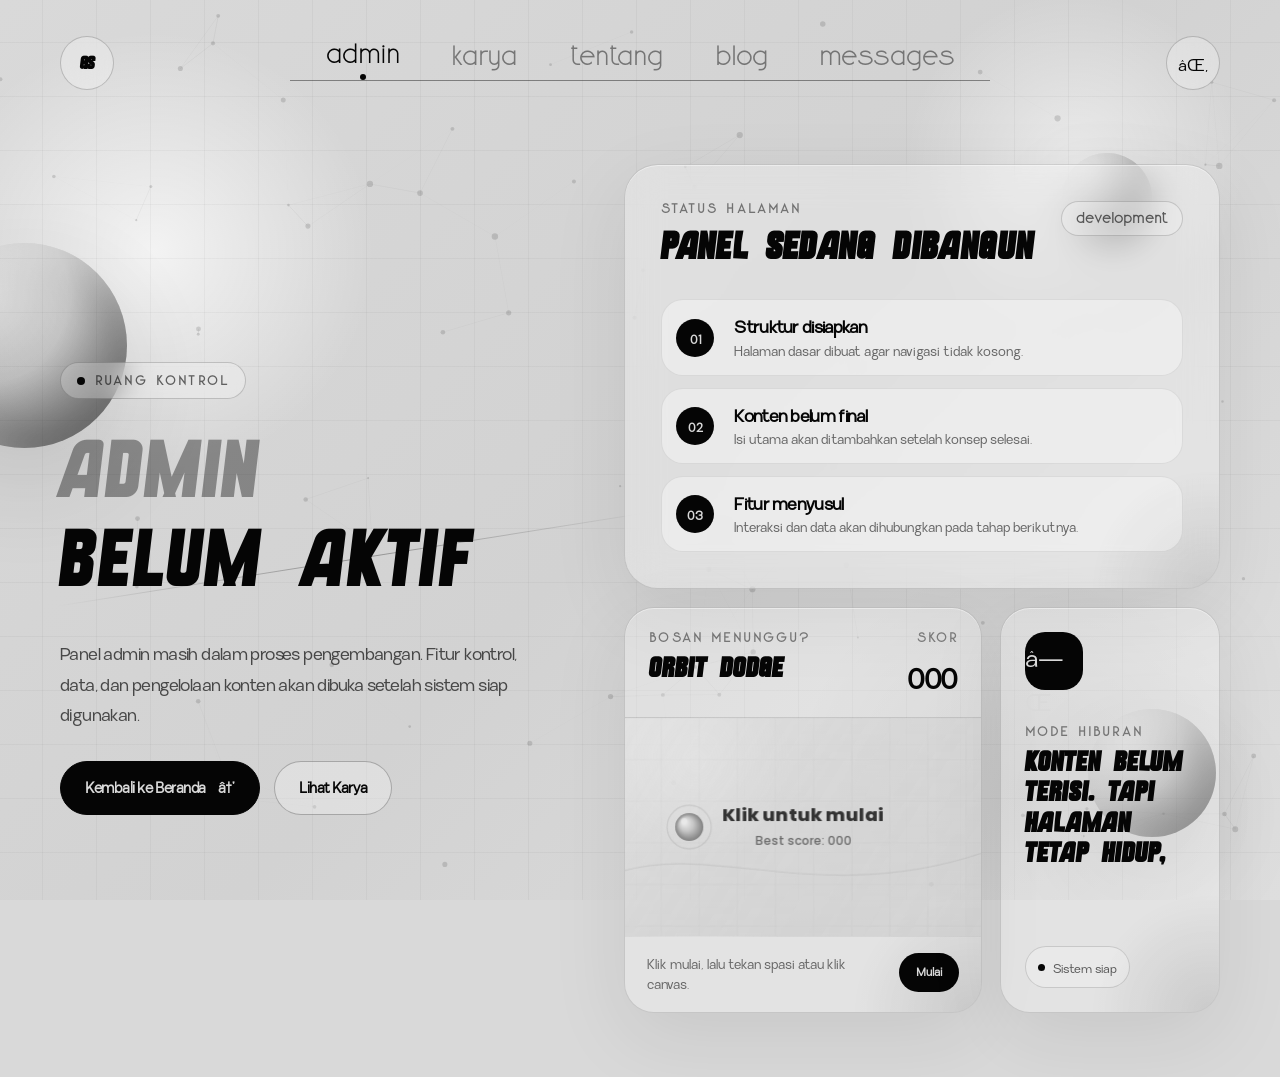
<file: frontend/public/admin.html>
﻿<!DOCTYPE html>
<html lang="id">

<head>
    <meta charset="UTF-8">
    <meta name="viewport" content="width=device-width, initial-scale=1.0">
    <title>Admin Belum Tersedia | Gland Portfolio</title>
    <meta name="description" content="Halaman admin portfolio Gland Jermano Blessed Siahaan.">
    <link rel="preconnect" href="https://fonts.googleapis.com">
    <link rel="preconnect" href="https://fonts.gstatic.com" crossorigin>
    <link href="https://fonts.googleapis.com/css2?family=Anton&family=Poppins:wght@400;500;600;700;800&display=swap"
        rel="stylesheet">
    <link rel="stylesheet" href="assets/css/font-system.css?v=2">
    <link rel="stylesheet" href="assets/css/placeholder.css?v=7">
</head>

<body data-page="admin">
    <main class="placeholder-page">
        <div class="motion-bg" aria-hidden="true">
            <div class="motion-grid"></div>
            <div class="motion-orb"></div>
            <div class="motion-orb"></div>
            <div class="motion-orb"></div>
            <div class="motion-line"></div>
        </div>

        <div class="placeholder-shell">
            <header class="placeholder-nav">
                <a class="placeholder-logo" href="index.html" aria-label="Kembali ke beranda">GS</a>

                <nav class="placeholder-menu" aria-label="Navigasi halaman">
                    <a href="admin.html" data-nav="admin">admin</a>
                    <a href="karya.html" data-nav="karya">karya</a>
                    <a href="tentang.html" data-nav="tentang">tentang</a>
                    <a href="blog.html" data-nav="blog">blog</a>
                    <a href="messages.html" data-nav="messages">messages</a>
                </nav>

                <a class="home-link" href="index.html" aria-label="Beranda">âŒ‚</a>
            </header>

            <section class="placeholder-main">
                <div class="placeholder-copy">
                    <p class="placeholder-kicker reveal-item" data-page-kicker>ruang kontrol</p>
                    <h1 class="placeholder-title reveal-item">
                        <span data-title-top>Admin</span>
                        <span data-title-bottom>Belum Tersedia</span>
                    </h1>
                    <p class="placeholder-desc reveal-item" data-page-description>Panel admin masih dalam proses
                        pengembangan.</p>

                    <div class="placeholder-actions reveal-item">
                        <a class="placeholder-button is-dark" href="index.html" data-primary-link>
                            <span data-primary-text>Kembali ke Beranda</span>
                            <span>â†’</span>
                        </a>
                        <a class="placeholder-button" href="karya.html" data-secondary-link>
                            <span data-secondary-text>Lihat Karya</span>
                        </a>
                    </div>
                </div>

                <div class="placeholder-panel">
                    <article class="status-card reveal-item">
                        <div class="status-top">
                            <div>
                                <p class="status-label">status halaman</p>
                                <h2 data-status-title>Panel sedang dibangun</h2>
                            </div>
                            <span class="status-badge" data-status-badge>development</span>
                        </div>

                        <div class="status-steps">
                            <div class="status-step">
                                <span>01</span>
                                <div>
                                    <h3>Struktur disiapkan</h3>
                                    <p>Halaman dasar dibuat agar navigasi tidak kosong.</p>
                                </div>
                            </div>

                            <div class="status-step">
                                <span>02</span>
                                <div>
                                    <h3>Konten belum final</h3>
                                    <p>Isi utama akan ditambahkan setelah konsep selesai.</p>
                                </div>
                            </div>

                            <div class="status-step">
                                <span>03</span>
                                <div>
                                    <h3>Fitur menyusul</h3>
                                    <p>Interaksi dan data akan dihubungkan pada tahap berikutnya.</p>
                                </div>
                            </div>
                        </div>
                    </article>

                    <div class="game-zone reveal-item">
                        <article class="game-card">
                            <div class="game-head">
                                <div>
                                    <p>bosan menunggu?</p>
                                    <h3>Orbit Dodge</h3>
                                </div>
                                <div class="score-box">
                                    <span>skor</span>
                                    <strong data-game-score>000</strong>
                                </div>
                            </div>

                            <canvas class="orbit-game" id="orbitGame"></canvas>

                            <div class="game-control">
                                <span data-game-hint>Klik mulai, lalu tekan spasi atau klik canvas.</span>
                                <button type="button" data-game-start>Mulai</button>
                            </div>
                        </article>

                        <article class="info-card">
                            <div>
                                <div class="info-icon">â—Œ</div>
                                <p>mode hiburan</p>
                                <h3>Konten belum terisi, tapi halaman tetap hidup.</h3>
                            </div>
                            <span>Sistem siap</span>
                        </article>
                    </div>
                </div>
            </section>
        </div>
    </main>

    <script src="assets/js/placeholder-page.js?v=4"></script>
</body>

</html>
</file>
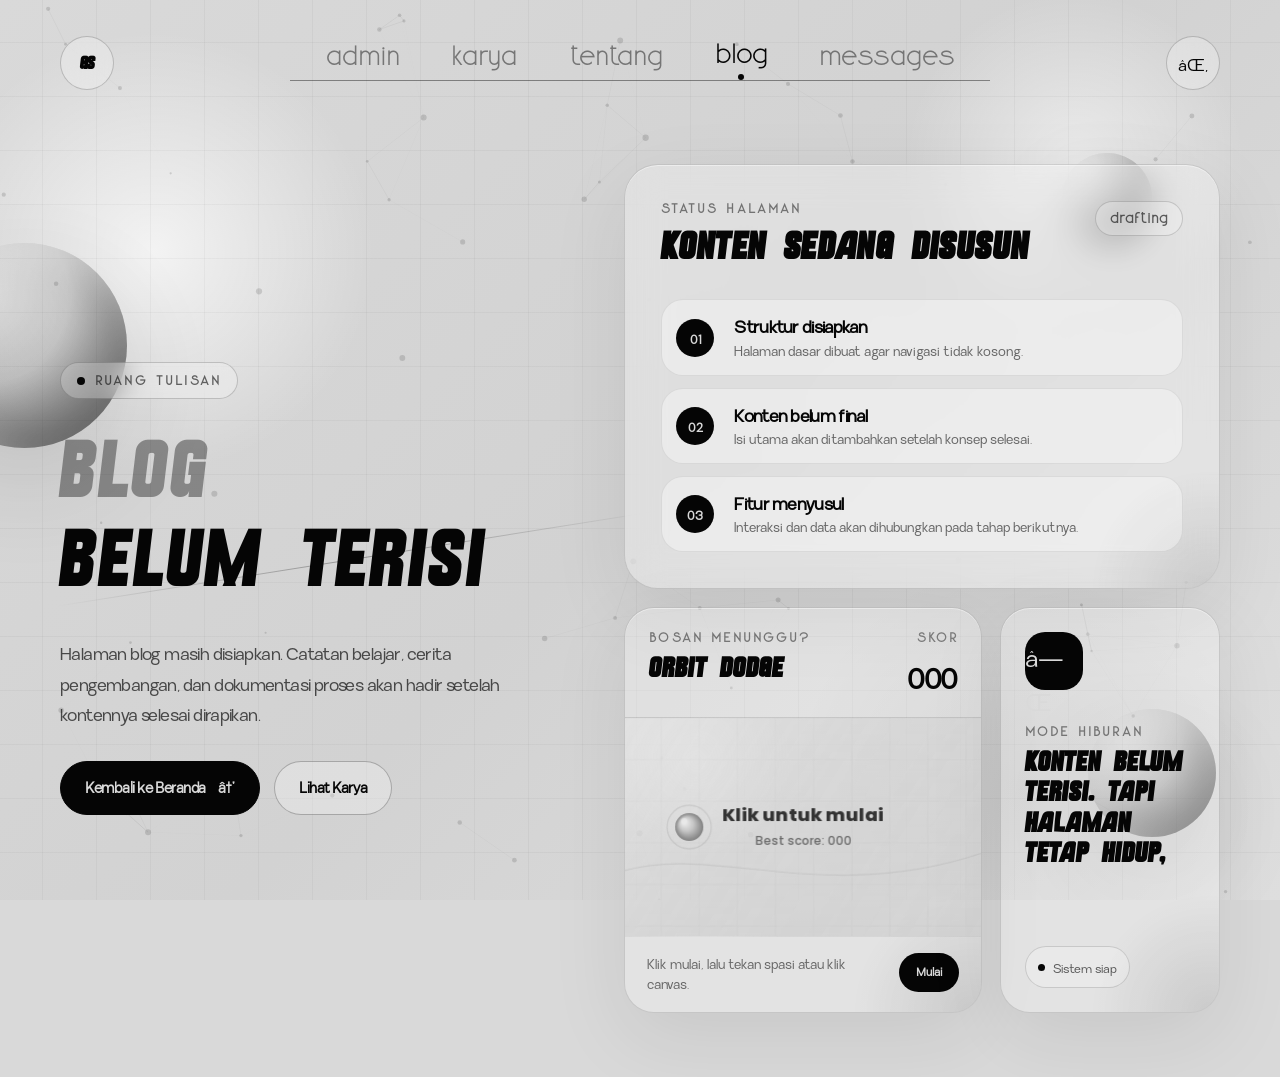
<file: frontend/public/blog.html>
﻿<!DOCTYPE html>
<html lang="id">

<head>
    <meta charset="UTF-8">
    <meta name="viewport" content="width=device-width, initial-scale=1.0">
    <title>Admin Belum Tersedia | Gland Portfolio</title>
    <meta name="description" content="Halaman admin portfolio Gland Jermano Blessed Siahaan.">
    <link rel="preconnect" href="https://fonts.googleapis.com">
    <link rel="preconnect" href="https://fonts.gstatic.com" crossorigin>
    <link href="https://fonts.googleapis.com/css2?family=Anton&family=Poppins:wght@400;500;600;700;800&display=swap"
        rel="stylesheet">
    <link rel="stylesheet" href="assets/css/font-system.css?v=2">
    <link rel="stylesheet" href="assets/css/placeholder.css?v=7">
</head>

<body data-page="blog">
    <main class="placeholder-page">
        <div class="motion-bg" aria-hidden="true">
            <div class="motion-grid"></div>
            <div class="motion-orb"></div>
            <div class="motion-orb"></div>
            <div class="motion-orb"></div>
            <div class="motion-line"></div>
        </div>

        <div class="placeholder-shell">
            <header class="placeholder-nav">
                <a class="placeholder-logo" href="index.html" aria-label="Kembali ke beranda">GS</a>

                <nav class="placeholder-menu" aria-label="Navigasi halaman">
                    <a href="admin.html" data-nav="admin">admin</a>
                    <a href="karya.html" data-nav="karya">karya</a>
                    <a href="tentang.html" data-nav="tentang">tentang</a>
                    <a href="blog.html" data-nav="blog">blog</a>
                    <a href="messages.html" data-nav="messages">messages</a>
                </nav>

                <a class="home-link" href="index.html" aria-label="Beranda">âŒ‚</a>
            </header>

            <section class="placeholder-main">
                <div class="placeholder-copy">
                    <p class="placeholder-kicker reveal-item" data-page-kicker>ruang kontrol</p>
                    <h1 class="placeholder-title reveal-item">
                        <span data-title-top>Admin</span>
                        <span data-title-bottom>Belum Tersedia</span>
                    </h1>
                    <p class="placeholder-desc reveal-item" data-page-description>Panel admin masih dalam proses
                        pengembangan.</p>

                    <div class="placeholder-actions reveal-item">
                        <a class="placeholder-button is-dark" href="index.html" data-primary-link>
                            <span data-primary-text>Kembali ke Beranda</span>
                            <span>â†’</span>
                        </a>
                        <a class="placeholder-button" href="karya.html" data-secondary-link>
                            <span data-secondary-text>Lihat Karya</span>
                        </a>
                    </div>
                </div>

                <div class="placeholder-panel">
                    <article class="status-card reveal-item">
                        <div class="status-top">
                            <div>
                                <p class="status-label">status halaman</p>
                                <h2 data-status-title>Panel sedang dibangun</h2>
                            </div>
                            <span class="status-badge" data-status-badge>development</span>
                        </div>

                        <div class="status-steps">
                            <div class="status-step">
                                <span>01</span>
                                <div>
                                    <h3>Struktur disiapkan</h3>
                                    <p>Halaman dasar dibuat agar navigasi tidak kosong.</p>
                                </div>
                            </div>

                            <div class="status-step">
                                <span>02</span>
                                <div>
                                    <h3>Konten belum final</h3>
                                    <p>Isi utama akan ditambahkan setelah konsep selesai.</p>
                                </div>
                            </div>

                            <div class="status-step">
                                <span>03</span>
                                <div>
                                    <h3>Fitur menyusul</h3>
                                    <p>Interaksi dan data akan dihubungkan pada tahap berikutnya.</p>
                                </div>
                            </div>
                        </div>
                    </article>

                    <div class="game-zone reveal-item">
                        <article class="game-card">
                            <div class="game-head">
                                <div>
                                    <p>bosan menunggu?</p>
                                    <h3>Orbit Dodge</h3>
                                </div>
                                <div class="score-box">
                                    <span>skor</span>
                                    <strong data-game-score>000</strong>
                                </div>
                            </div>

                            <canvas class="orbit-game" id="orbitGame"></canvas>

                            <div class="game-control">
                                <span data-game-hint>Klik mulai, lalu tekan spasi atau klik canvas.</span>
                                <button type="button" data-game-start>Mulai</button>
                            </div>
                        </article>

                        <article class="info-card">
                            <div>
                                <div class="info-icon">â—Œ</div>
                                <p>mode hiburan</p>
                                <h3>Konten belum terisi, tapi halaman tetap hidup.</h3>
                            </div>
                            <span>Sistem siap</span>
                        </article>
                    </div>
                </div>
            </section>
        </div>
    </main>

    <script src="assets/js/placeholder-page.js?v=4"></script>
</body>

</html>
</file>
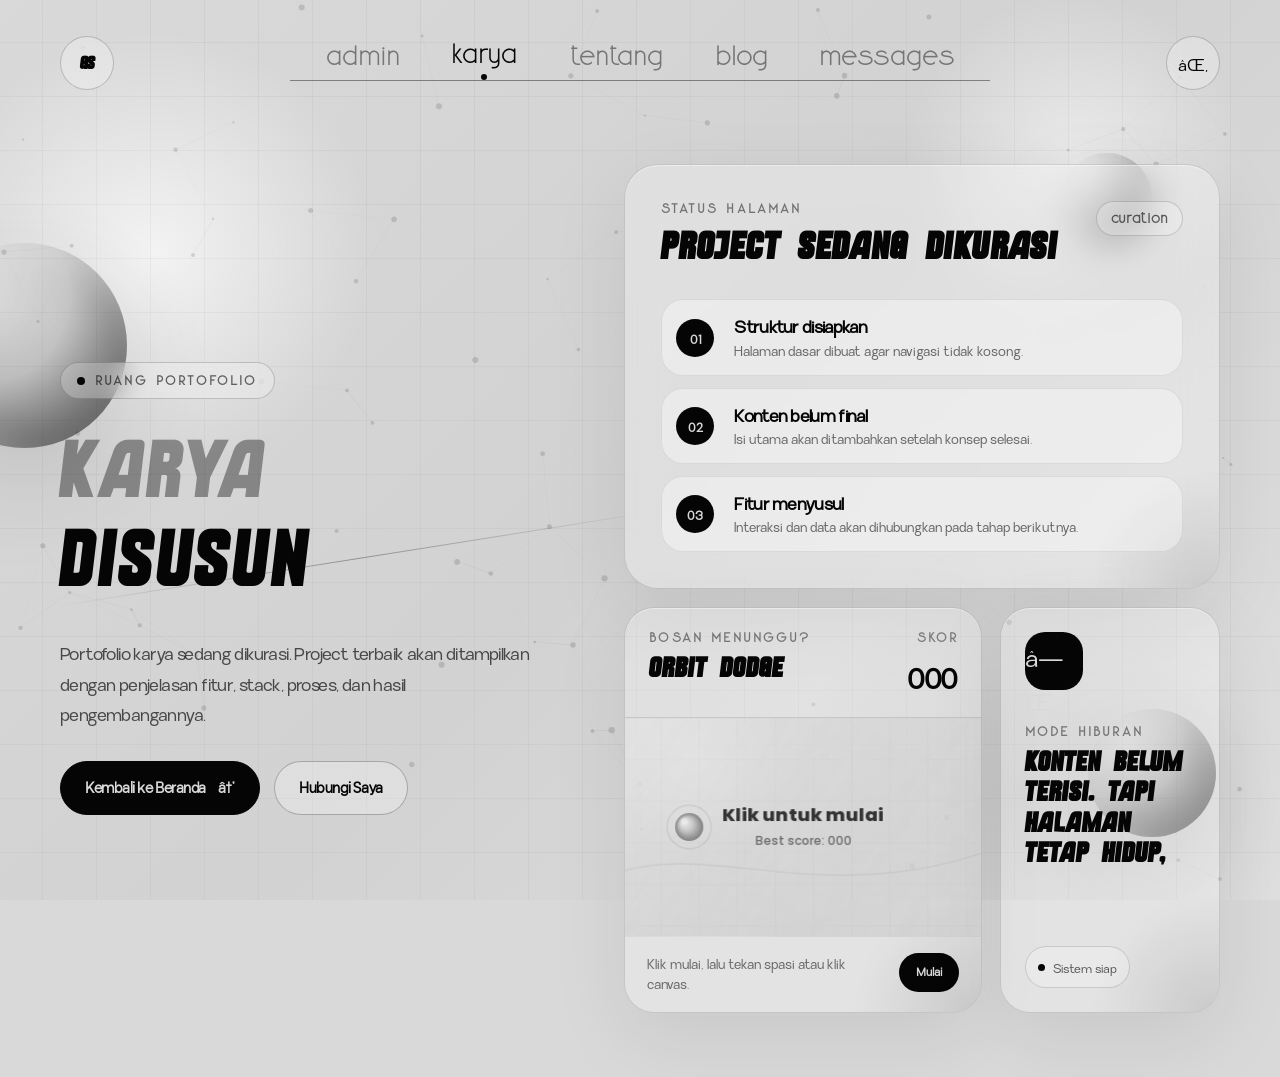
<file: frontend/public/karya.html>
﻿<!DOCTYPE html>
<html lang="id">

<head>
    <meta charset="UTF-8">
    <meta name="viewport" content="width=device-width, initial-scale=1.0">
    <title>Admin Belum Tersedia | Gland Portfolio</title>
    <meta name="description" content="Halaman admin portfolio Gland Jermano Blessed Siahaan.">
    <link rel="preconnect" href="https://fonts.googleapis.com">
    <link rel="preconnect" href="https://fonts.gstatic.com" crossorigin>
    <link href="https://fonts.googleapis.com/css2?family=Anton&family=Poppins:wght@400;500;600;700;800&display=swap"
        rel="stylesheet">
    <link rel="stylesheet" href="assets/css/font-system.css?v=2">
    <link rel="stylesheet" href="assets/css/placeholder.css?v=7">
</head>

<body data-page="karya">
    <main class="placeholder-page">
        <div class="motion-bg" aria-hidden="true">
            <div class="motion-grid"></div>
            <div class="motion-orb"></div>
            <div class="motion-orb"></div>
            <div class="motion-orb"></div>
            <div class="motion-line"></div>
        </div>

        <div class="placeholder-shell">
            <header class="placeholder-nav">
                <a class="placeholder-logo" href="index.html" aria-label="Kembali ke beranda">GS</a>

                <nav class="placeholder-menu" aria-label="Navigasi halaman">
                    <a href="admin.html" data-nav="admin">admin</a>
                    <a href="karya.html" data-nav="karya">karya</a>
                    <a href="tentang.html" data-nav="tentang">tentang</a>
                    <a href="blog.html" data-nav="blog">blog</a>
                    <a href="messages.html" data-nav="messages">messages</a>
                </nav>

                <a class="home-link" href="index.html" aria-label="Beranda">âŒ‚</a>
            </header>

            <section class="placeholder-main">
                <div class="placeholder-copy">
                    <p class="placeholder-kicker reveal-item" data-page-kicker>ruang kontrol</p>
                    <h1 class="placeholder-title reveal-item">
                        <span data-title-top>Admin</span>
                        <span data-title-bottom>Belum Tersedia</span>
                    </h1>
                    <p class="placeholder-desc reveal-item" data-page-description>Panel admin masih dalam proses
                        pengembangan.</p>

                    <div class="placeholder-actions reveal-item">
                        <a class="placeholder-button is-dark" href="index.html" data-primary-link>
                            <span data-primary-text>Kembali ke Beranda</span>
                            <span>â†’</span>
                        </a>
                        <a class="placeholder-button" href="karya.html" data-secondary-link>
                            <span data-secondary-text>Lihat Karya</span>
                        </a>
                    </div>
                </div>

                <div class="placeholder-panel">
                    <article class="status-card reveal-item">
                        <div class="status-top">
                            <div>
                                <p class="status-label">status halaman</p>
                                <h2 data-status-title>Panel sedang dibangun</h2>
                            </div>
                            <span class="status-badge" data-status-badge>development</span>
                        </div>

                        <div class="status-steps">
                            <div class="status-step">
                                <span>01</span>
                                <div>
                                    <h3>Struktur disiapkan</h3>
                                    <p>Halaman dasar dibuat agar navigasi tidak kosong.</p>
                                </div>
                            </div>

                            <div class="status-step">
                                <span>02</span>
                                <div>
                                    <h3>Konten belum final</h3>
                                    <p>Isi utama akan ditambahkan setelah konsep selesai.</p>
                                </div>
                            </div>

                            <div class="status-step">
                                <span>03</span>
                                <div>
                                    <h3>Fitur menyusul</h3>
                                    <p>Interaksi dan data akan dihubungkan pada tahap berikutnya.</p>
                                </div>
                            </div>
                        </div>
                    </article>

                    <div class="game-zone reveal-item">
                        <article class="game-card">
                            <div class="game-head">
                                <div>
                                    <p>bosan menunggu?</p>
                                    <h3>Orbit Dodge</h3>
                                </div>
                                <div class="score-box">
                                    <span>skor</span>
                                    <strong data-game-score>000</strong>
                                </div>
                            </div>

                            <canvas class="orbit-game" id="orbitGame"></canvas>

                            <div class="game-control">
                                <span data-game-hint>Klik mulai, lalu tekan spasi atau klik canvas.</span>
                                <button type="button" data-game-start>Mulai</button>
                            </div>
                        </article>

                        <article class="info-card">
                            <div>
                                <div class="info-icon">â—Œ</div>
                                <p>mode hiburan</p>
                                <h3>Konten belum terisi, tapi halaman tetap hidup.</h3>
                            </div>
                            <span>Sistem siap</span>
                        </article>
                    </div>
                </div>
            </section>
        </div>
    </main>

    <script src="assets/js/placeholder-page.js?v=4"></script>
</body>

</html>
</file>
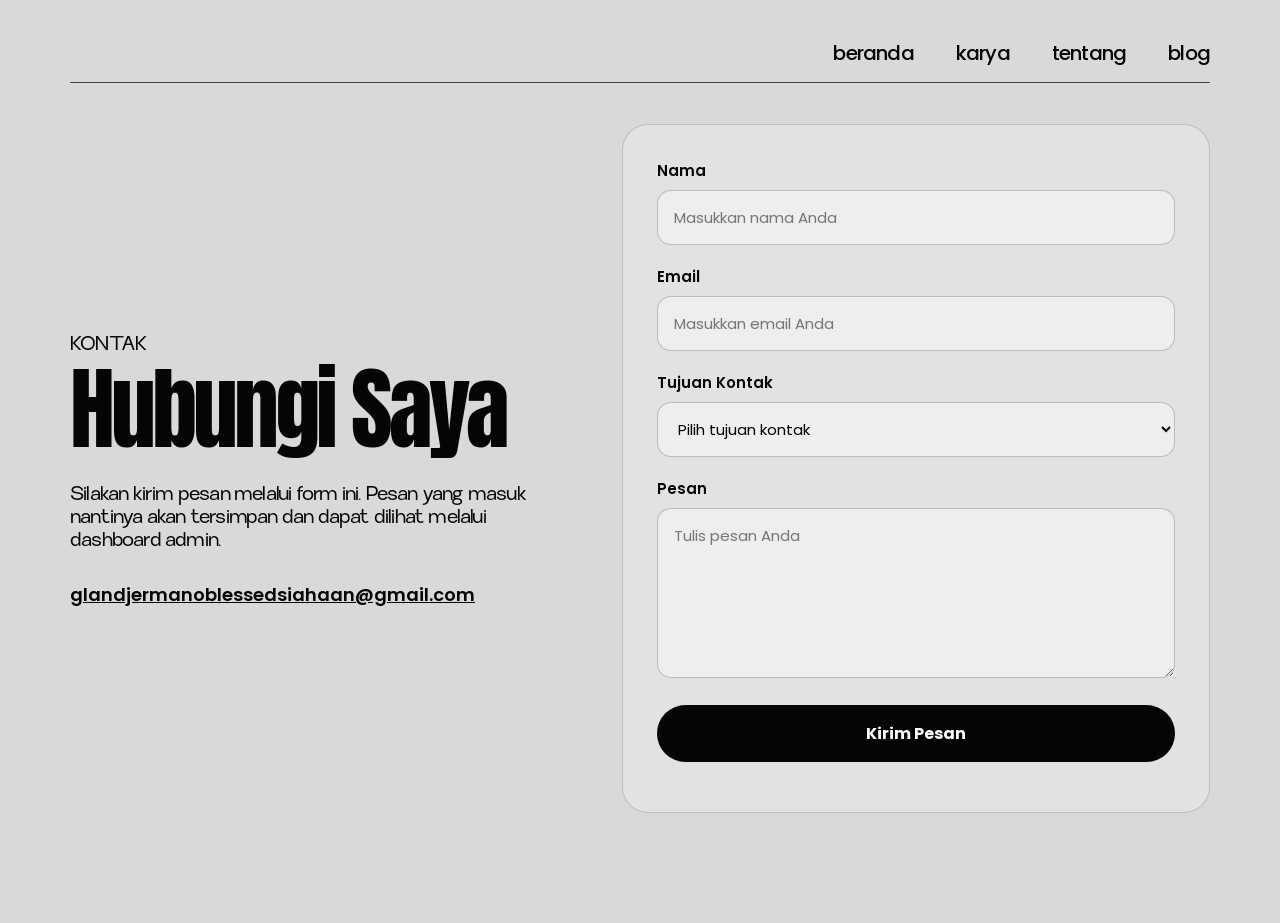
<file: frontend/public/kontak.html>
﻿<!DOCTYPE html>
<html lang="id">
<head>
    <meta charset="UTF-8">
    <meta name="viewport" content="width=device-width, initial-scale=1.0">
    <title>Kontak â€” Gland Portfolio</title>

    <link rel="preconnect" href="https://fonts.googleapis.com">
    <link rel="preconnect" href="https://fonts.gstatic.com" crossorigin>
    <link href="https://fonts.googleapis.com/css2?family=Anton&family=Poppins:wght@400;500;600;700&display=swap" rel="stylesheet">

    <link rel="stylesheet" href="assets/css/font-system.css?v=2">
    <link rel="stylesheet" href="assets/css/style.css?v=916">
</head>
<body>

    <main class="contact-page">
        <header class="contact-navbar">
            <a href="index.html">beranda</a>
            <a href="karya.html">karya</a>
            <a href="tentang.html">tentang</a>
            <a href="blog.html">blog</a>
        </header>

        <section class="contact-container">
            <div class="contact-copy">
                <p class="contact-label">Kontak</p>
                <h1>Hubungi Saya</h1>
                <p>
                    Silakan kirim pesan melalui form ini. Pesan yang masuk nantinya akan
                    tersimpan dan dapat dilihat melalui dashboard admin.
                </p>

                <div class="contact-direct">
                    <a href="mailto:glandjermanoblessedsiahaan@gmail.com">
                        glandjermanoblessedsiahaan@gmail.com
                    </a>
                </div>
            </div>

            <form class="contact-form" id="contact-form">
                <div class="form-group">
                    <label for="name">Nama</label>
                    <input type="text" id="name" name="name" placeholder="Masukkan nama Anda" required>
                </div>

                <div class="form-group">
                    <label for="email">Email</label>
                    <input type="email" id="email" name="email" placeholder="Masukkan email Anda" required>
                </div>

                <div class="form-group">
                    <label for="purpose">Tujuan Kontak</label>
                    <select id="purpose" name="purpose" required>
                        <option value="">Pilih tujuan kontak</option>
                        <option value="Kerja sama">Kerja sama</option>
                        <option value="Project">Project</option>
                        <option value="Pertanyaan">Pertanyaan</option>
                        <option value="Rekrutmen">Rekrutmen</option>
                        <option value="Lainnya">Lainnya</option>
                    </select>
                </div>

                <div class="form-group">
                    <label for="message">Pesan</label>
                    <textarea id="message" name="message" rows="6" placeholder="Tulis pesan Anda" required></textarea>
                </div>

                <button type="submit" class="contact-button">Kirim Pesan</button>

                <p class="form-status" id="form-status"></p>
            </form>
        </section>
    </main>

    <script src="assets/js/contact.js"></script>
</body>
</html>
</file>
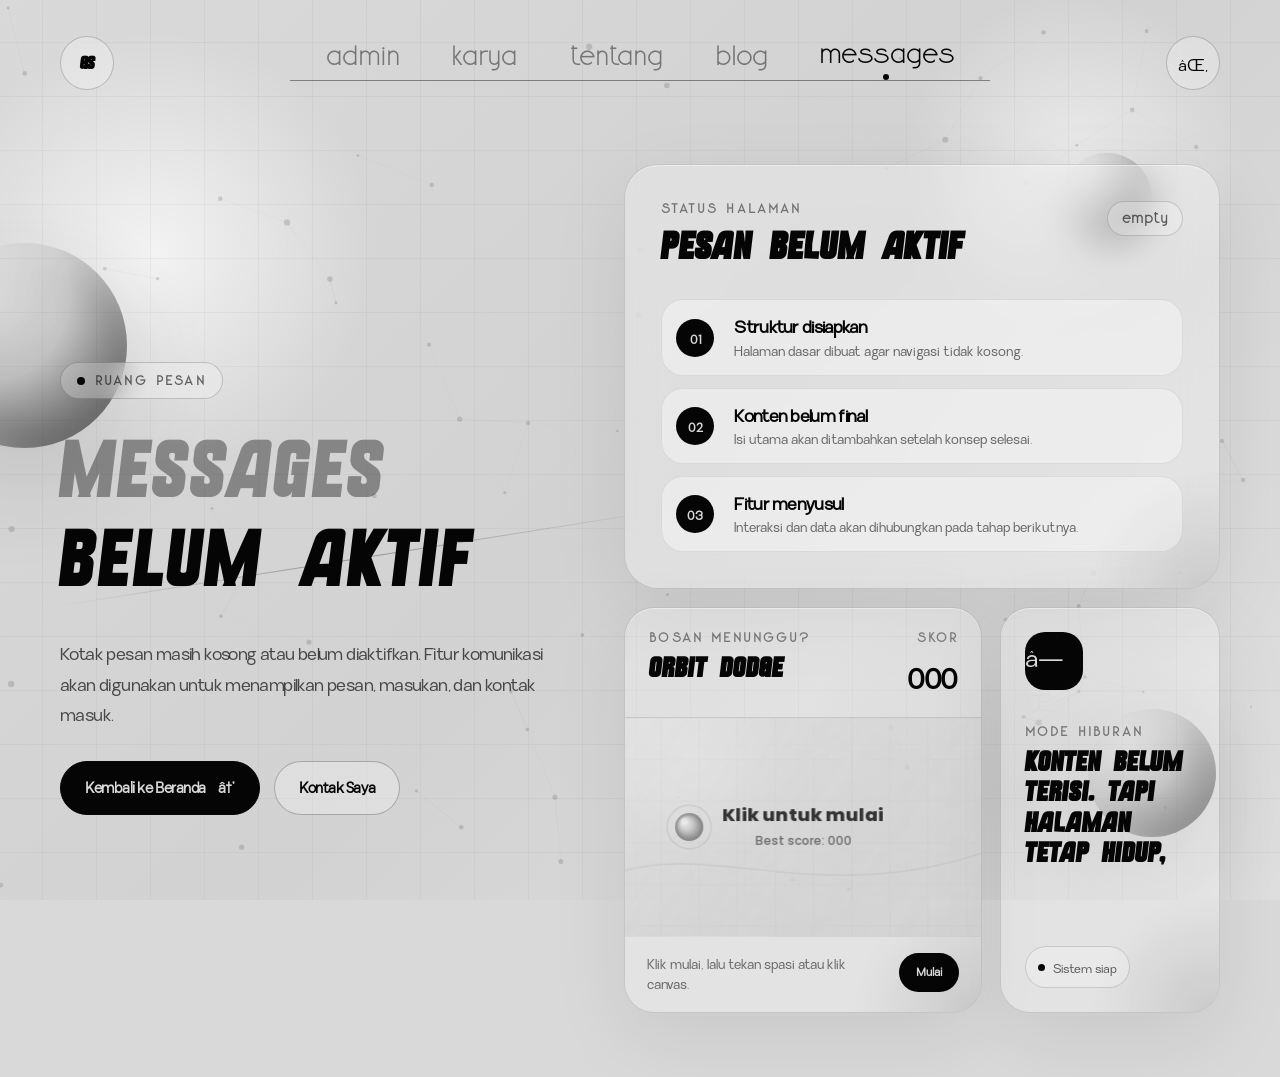
<file: frontend/public/messages.html>
﻿<!DOCTYPE html>
<html lang="id">

<head>
    <meta charset="UTF-8">
    <meta name="viewport" content="width=device-width, initial-scale=1.0">
    <title>Admin Belum Tersedia | Gland Portfolio</title>
    <meta name="description" content="Halaman admin portfolio Gland Jermano Blessed Siahaan.">
    <link rel="preconnect" href="https://fonts.googleapis.com">
    <link rel="preconnect" href="https://fonts.gstatic.com" crossorigin>
    <link href="https://fonts.googleapis.com/css2?family=Anton&family=Poppins:wght@400;500;600;700;800&display=swap"
        rel="stylesheet">
    <link rel="stylesheet" href="assets/css/font-system.css?v=2">
    <link rel="stylesheet" href="assets/css/placeholder.css?v=7">
</head>

<body data-page="messages">
    <main class="placeholder-page">
        <div class="motion-bg" aria-hidden="true">
            <div class="motion-grid"></div>
            <div class="motion-orb"></div>
            <div class="motion-orb"></div>
            <div class="motion-orb"></div>
            <div class="motion-line"></div>
        </div>

        <div class="placeholder-shell">
            <header class="placeholder-nav">
                <a class="placeholder-logo" href="index.html" aria-label="Kembali ke beranda">GS</a>

                <nav class="placeholder-menu" aria-label="Navigasi halaman">
                    <a href="admin.html" data-nav="admin">admin</a>
                    <a href="karya.html" data-nav="karya">karya</a>
                    <a href="tentang.html" data-nav="tentang">tentang</a>
                    <a href="blog.html" data-nav="blog">blog</a>
                    <a href="messages.html" data-nav="messages">messages</a>
                </nav>

                <a class="home-link" href="index.html" aria-label="Beranda">âŒ‚</a>
            </header>

            <section class="placeholder-main">
                <div class="placeholder-copy">
                    <p class="placeholder-kicker reveal-item" data-page-kicker>ruang kontrol</p>
                    <h1 class="placeholder-title reveal-item">
                        <span data-title-top>Admin</span>
                        <span data-title-bottom>Belum Tersedia</span>
                    </h1>
                    <p class="placeholder-desc reveal-item" data-page-description>Panel admin masih dalam proses
                        pengembangan.</p>

                    <div class="placeholder-actions reveal-item">
                        <a class="placeholder-button is-dark" href="index.html" data-primary-link>
                            <span data-primary-text>Kembali ke Beranda</span>
                            <span>â†’</span>
                        </a>
                        <a class="placeholder-button" href="karya.html" data-secondary-link>
                            <span data-secondary-text>Lihat Karya</span>
                        </a>
                    </div>
                </div>

                <div class="placeholder-panel">
                    <article class="status-card reveal-item">
                        <div class="status-top">
                            <div>
                                <p class="status-label">status halaman</p>
                                <h2 data-status-title>Panel sedang dibangun</h2>
                            </div>
                            <span class="status-badge" data-status-badge>development</span>
                        </div>

                        <div class="status-steps">
                            <div class="status-step">
                                <span>01</span>
                                <div>
                                    <h3>Struktur disiapkan</h3>
                                    <p>Halaman dasar dibuat agar navigasi tidak kosong.</p>
                                </div>
                            </div>

                            <div class="status-step">
                                <span>02</span>
                                <div>
                                    <h3>Konten belum final</h3>
                                    <p>Isi utama akan ditambahkan setelah konsep selesai.</p>
                                </div>
                            </div>

                            <div class="status-step">
                                <span>03</span>
                                <div>
                                    <h3>Fitur menyusul</h3>
                                    <p>Interaksi dan data akan dihubungkan pada tahap berikutnya.</p>
                                </div>
                            </div>
                        </div>
                    </article>

                    <div class="game-zone reveal-item">
                        <article class="game-card">
                            <div class="game-head">
                                <div>
                                    <p>bosan menunggu?</p>
                                    <h3>Orbit Dodge</h3>
                                </div>
                                <div class="score-box">
                                    <span>skor</span>
                                    <strong data-game-score>000</strong>
                                </div>
                            </div>

                            <canvas class="orbit-game" id="orbitGame"></canvas>

                            <div class="game-control">
                                <span data-game-hint>Klik mulai, lalu tekan spasi atau klik canvas.</span>
                                <button type="button" data-game-start>Mulai</button>
                            </div>
                        </article>

                        <article class="info-card">
                            <div>
                                <div class="info-icon">â—Œ</div>
                                <p>mode hiburan</p>
                                <h3>Konten belum terisi, tapi halaman tetap hidup.</h3>
                            </div>
                            <span>Sistem siap</span>
                        </article>
                    </div>
                </div>
            </section>
        </div>
    </main>

    <script src="assets/js/placeholder-page.js?v=4"></script>
</body>

</html>
</file>
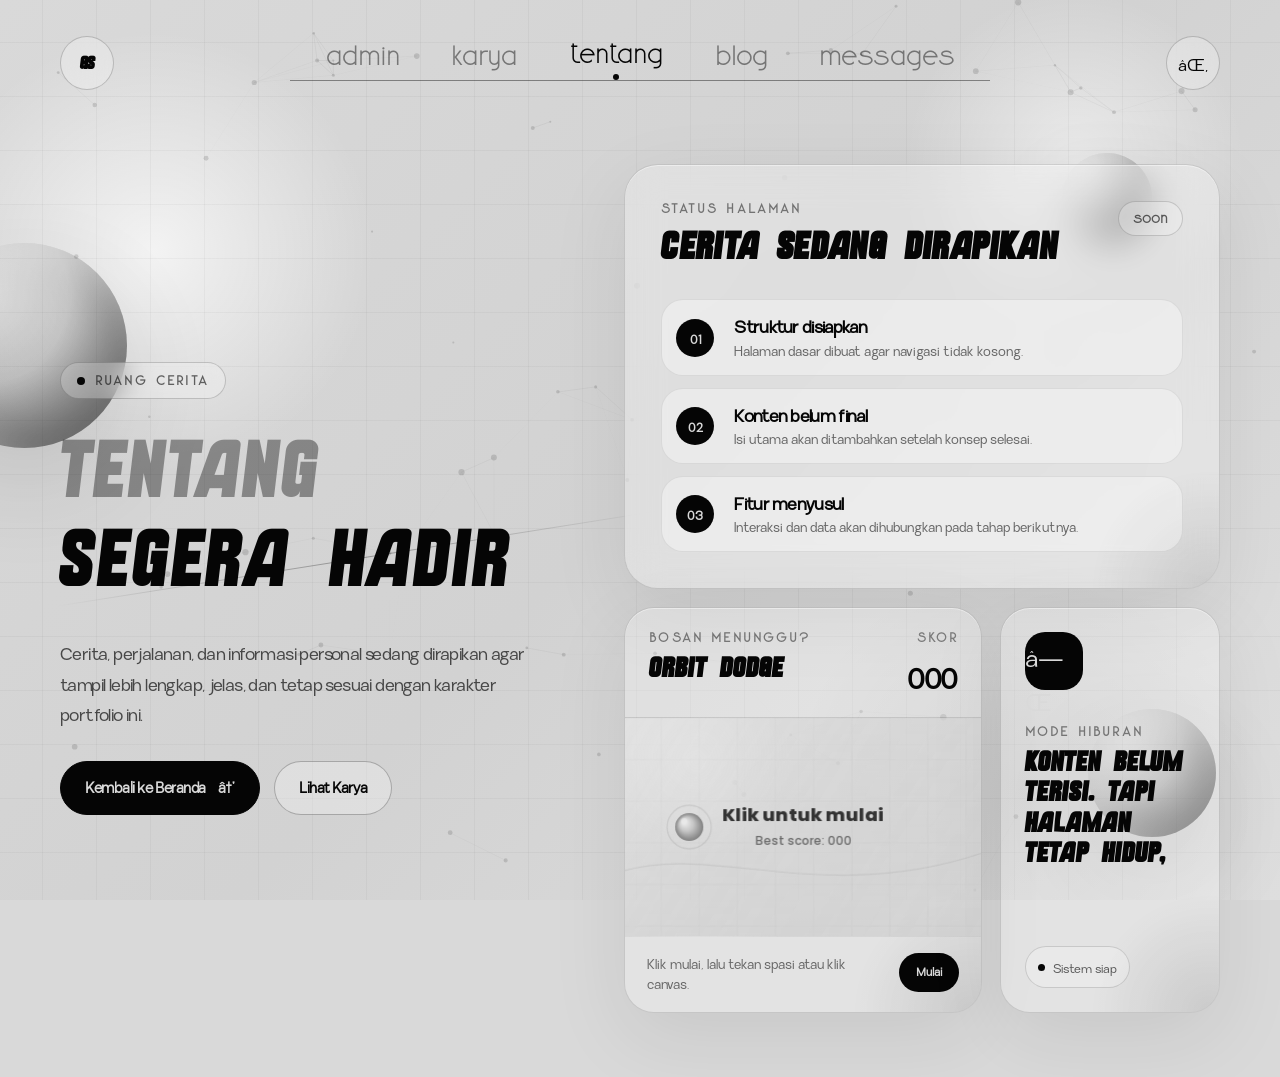
<file: frontend/public/tentang.html>
﻿<!DOCTYPE html>
<html lang="id">

<head>
    <meta charset="UTF-8">
    <meta name="viewport" content="width=device-width, initial-scale=1.0">
    <title>Admin Belum Tersedia | Gland Portfolio</title>
    <meta name="description" content="Halaman admin portfolio Gland Jermano Blessed Siahaan.">
    <link rel="preconnect" href="https://fonts.googleapis.com">
    <link rel="preconnect" href="https://fonts.gstatic.com" crossorigin>
    <link href="https://fonts.googleapis.com/css2?family=Anton&family=Poppins:wght@400;500;600;700;800&display=swap"
        rel="stylesheet">
    <link rel="stylesheet" href="assets/css/font-system.css?v=2">
    <link rel="stylesheet" href="assets/css/placeholder.css?v=7">
</head>

<body data-page="tentang">
    <main class="placeholder-page">
        <div class="motion-bg" aria-hidden="true">
            <div class="motion-grid"></div>
            <div class="motion-orb"></div>
            <div class="motion-orb"></div>
            <div class="motion-orb"></div>
            <div class="motion-line"></div>
        </div>

        <div class="placeholder-shell">
            <header class="placeholder-nav">
                <a class="placeholder-logo" href="index.html" aria-label="Kembali ke beranda">GS</a>

                <nav class="placeholder-menu" aria-label="Navigasi halaman">
                    <a href="admin.html" data-nav="admin">admin</a>
                    <a href="karya.html" data-nav="karya">karya</a>
                    <a href="tentang.html" data-nav="tentang">tentang</a>
                    <a href="blog.html" data-nav="blog">blog</a>
                    <a href="messages.html" data-nav="messages">messages</a>
                </nav>

                <a class="home-link" href="index.html" aria-label="Beranda">âŒ‚</a>
            </header>

            <section class="placeholder-main">
                <div class="placeholder-copy">
                    <p class="placeholder-kicker reveal-item" data-page-kicker>ruang kontrol</p>
                    <h1 class="placeholder-title reveal-item">
                        <span data-title-top>Admin</span>
                        <span data-title-bottom>Belum Tersedia</span>
                    </h1>
                    <p class="placeholder-desc reveal-item" data-page-description>Panel admin masih dalam proses
                        pengembangan.</p>

                    <div class="placeholder-actions reveal-item">
                        <a class="placeholder-button is-dark" href="index.html" data-primary-link>
                            <span data-primary-text>Kembali ke Beranda</span>
                            <span>â†’</span>
                        </a>
                        <a class="placeholder-button" href="karya.html" data-secondary-link>
                            <span data-secondary-text>Lihat Karya</span>
                        </a>
                    </div>
                </div>

                <div class="placeholder-panel">
                    <article class="status-card reveal-item">
                        <div class="status-top">
                            <div>
                                <p class="status-label">status halaman</p>
                                <h2 data-status-title>Panel sedang dibangun</h2>
                            </div>
                            <span class="status-badge" data-status-badge>development</span>
                        </div>

                        <div class="status-steps">
                            <div class="status-step">
                                <span>01</span>
                                <div>
                                    <h3>Struktur disiapkan</h3>
                                    <p>Halaman dasar dibuat agar navigasi tidak kosong.</p>
                                </div>
                            </div>

                            <div class="status-step">
                                <span>02</span>
                                <div>
                                    <h3>Konten belum final</h3>
                                    <p>Isi utama akan ditambahkan setelah konsep selesai.</p>
                                </div>
                            </div>

                            <div class="status-step">
                                <span>03</span>
                                <div>
                                    <h3>Fitur menyusul</h3>
                                    <p>Interaksi dan data akan dihubungkan pada tahap berikutnya.</p>
                                </div>
                            </div>
                        </div>
                    </article>

                    <div class="game-zone reveal-item">
                        <article class="game-card">
                            <div class="game-head">
                                <div>
                                    <p>bosan menunggu?</p>
                                    <h3>Orbit Dodge</h3>
                                </div>
                                <div class="score-box">
                                    <span>skor</span>
                                    <strong data-game-score>000</strong>
                                </div>
                            </div>

                            <canvas class="orbit-game" id="orbitGame"></canvas>

                            <div class="game-control">
                                <span data-game-hint>Klik mulai, lalu tekan spasi atau klik canvas.</span>
                                <button type="button" data-game-start>Mulai</button>
                            </div>
                        </article>

                        <article class="info-card">
                            <div>
                                <div class="info-icon">â—Œ</div>
                                <p>mode hiburan</p>
                                <h3>Konten belum terisi, tapi halaman tetap hidup.</h3>
                            </div>
                            <span>Sistem siap</span>
                        </article>
                    </div>
                </div>
            </section>
        </div>
    </main>

    <script src="assets/js/placeholder-page.js?v=1"></script>
</body>

</html>
</file>
<file: frontend/public/assets/css/font-system.css>
﻿@font-face {
    font-family: "GlandHero";
    src: url("../fonts/hero/hero.woff") format("woff");
    font-weight: 400;
    font-style: normal;
    font-display: swap;
}

@font-face {
    font-family: "GlandHeading";
    src: url("../fonts/heading/heading.otf") format("opentype");
    font-weight: 400;
    font-style: normal;
    font-display: swap;
}

@font-face {
    font-family: "GlandLabel";
    src: url("../fonts/label/label.woff") format("woff");
    font-weight: 400;
    font-style: normal;
    font-display: swap;
}

@font-face {
    font-family: "GlandBody";
    src: url("../fonts/body/body.woff2") format("woff2");
    font-weight: 400;
    font-style: normal;
    font-display: swap;
}

@font-face {
    font-family: "GlandNav";
    src: url("../fonts/nav/nav.woff") format("woff");
    font-weight: 400;
    font-style: normal;
    font-display: swap;
}

@font-face {
    font-family: "GlandButton";
    src: url("../fonts/button/button.woff2") format("woff2");
    font-weight: 400;
    font-style: normal;
    font-display: swap;
}
</file>
<file: frontend/public/assets/css/placeholder.css>
* {
    margin: 0;
    padding: 0;
    box-sizing: border-box;
}

html {
    scroll-behavior: smooth;
}

body {
    min-height: 100vh;
    font-family: "Poppins", Arial, sans-serif;
    background: #d9d9d9;
    color: #050505;
    overflow-x: hidden;
}

a,
button {
    color: inherit;
    text-decoration: none;
    font-family: inherit;
}

button {
    border: none;
}

.placeholder-page {
    position: relative;
    min-height: 100svh;
    background: #d9d9d9;
    overflow: hidden;
}

.motion-bg {
    position: fixed;
    inset: 0;
    z-index: 0;
    pointer-events: none;
    overflow: hidden;
    background:
        radial-gradient(circle at 12% 28%, rgba(255, 255, 255, 0.7), transparent 17%),
        radial-gradient(circle at 84% 18%, rgba(255, 255, 255, 0.55), transparent 13%),
        radial-gradient(circle at 80% 88%, rgba(5, 5, 5, 0.08), transparent 18%),
        linear-gradient(135deg, #d9d9d9 0%, #d2d2d2 52%, #dfdfdf 100%);
}

.motion-canvas {
    position: absolute;
    inset: 0;
    width: 100%;
    height: 100%;
    opacity: 0.42;
}

.motion-grid {
    position: absolute;
    inset: -120px;
    background-image:
        linear-gradient(rgba(5, 5, 5, 0.035) 1px, transparent 1px),
        linear-gradient(90deg, rgba(5, 5, 5, 0.035) 1px, transparent 1px);
    background-size: 54px 54px;
    transform-origin: center;
    animation: gridDrift 24s linear infinite;
}

.motion-orb {
    position: absolute;
    border-radius: 999px;
    background: radial-gradient(circle at 28% 26%, #ffffff 0%, #cfcfcf 42%, #5d5d5d 76%, #111111 100%);
    opacity: 0.72;
    mix-blend-mode: multiply;
    box-shadow:
        inset -24px -28px 46px rgba(5, 5, 5, 0.17),
        inset 18px 16px 34px rgba(255, 255, 255, 0.72),
        0 38px 96px rgba(5, 5, 5, 0.12);
}

.motion-orb:nth-child(2) {
    width: clamp(180px, 16vw, 270px);
    height: clamp(180px, 16vw, 270px);
    left: -78px;
    top: 27%;
    animation: orbOne 10s ease-in-out infinite;
}

.motion-orb:nth-child(3) {
    width: clamp(78px, 7vw, 120px);
    height: clamp(78px, 7vw, 120px);
    right: 10%;
    top: 17%;
    animation: orbTwo 12s ease-in-out infinite;
}

.motion-orb:nth-child(4) {
    width: clamp(118px, 10vw, 172px);
    height: clamp(118px, 10vw, 172px);
    right: 5%;
    bottom: 7%;
    animation: orbThree 14s ease-in-out infinite;
}

.motion-line {
    position: absolute;
    width: 48vw;
    height: 1px;
    top: 62%;
    left: 4%;
    background: linear-gradient(90deg, transparent, rgba(5, 5, 5, 0.32), transparent);
    transform: rotate(-9deg);
    animation: linePulse 4.8s ease-in-out infinite;
}

.placeholder-shell {
    position: relative;
    z-index: 2;
    width: min(1280px, calc(100% - 120px));
    min-height: 100svh;
    margin: 0 auto;
    padding: 36px 0 64px;
    display: flex;
    flex-direction: column;
}

.placeholder-nav {
    display: flex;
    align-items: center;
    justify-content: space-between;
    gap: 28px;
    margin-bottom: clamp(48px, 6vw, 74px);
}

.placeholder-logo,
.home-link {
    width: 54px;
    height: 54px;
    flex: 0 0 auto;
    border: 1px solid rgba(5, 5, 5, 0.2);
    border-radius: 999px;
    display: grid;
    place-items: center;
    background: rgba(255, 255, 255, 0.26);
    backdrop-filter: blur(14px);
    transition: transform 0.28s ease, background 0.28s ease, border-color 0.28s ease;
}

.placeholder-logo {
    font-size: 18px;
    font-weight: 800;
    letter-spacing: -0.08em;
}

.placeholder-logo:hover,
.home-link:hover {
    transform: translateY(-4px) scale(1.03);
    background: rgba(255, 255, 255, 0.48);
    border-color: rgba(5, 5, 5, 0.35);
}

.placeholder-menu {
    display: flex;
    align-items: center;
    justify-content: center;
    gap: clamp(24px, 4vw, 58px);
    padding: 0 36px 13px;
    border-bottom: 1px solid rgba(5, 5, 5, 0.42);
}

.placeholder-menu a {
    position: relative;
    font-size: clamp(17px, 1.75vw, 23px);
    font-weight: 500;
    line-height: 1;
    letter-spacing: -0.045em;
    color: rgba(5, 5, 5, 0.46);
    transition: color 0.28s ease, transform 0.28s ease;
}

.placeholder-menu a::after {
    content: "";
    position: absolute;
    left: 50%;
    bottom: -15px;
    width: 6px;
    height: 6px;
    border-radius: 999px;
    background: #050505;
    opacity: 0;
    transform: translateX(-50%) scale(0);
    transition: opacity 0.28s ease, transform 0.28s ease;
}

.placeholder-menu a:hover,
.placeholder-menu a.is-active {
    color: #050505;
    transform: translateY(-2px);
}

.placeholder-menu a.is-active::after {
    opacity: 1;
    transform: translateX(-50%) scale(1);
}

.placeholder-main {
    flex: 1;
    display: grid;
    grid-template-columns: minmax(0, 0.9fr) minmax(420px, 1.1fr);
    gap: clamp(38px, 6vw, 82px);
    align-items: center;
}

.placeholder-copy {
    position: relative;
    z-index: 2;
    transform-style: preserve-3d;
}

.placeholder-kicker {
    position: relative;
    width: fit-content;
    overflow: hidden;
    display: inline-flex;
    align-items: center;
    gap: 10px;
    padding: 10px 16px;
    border: 1px solid rgba(5, 5, 5, 0.18);
    border-radius: 999px;
    background: rgba(255, 255, 255, 0.24);
    backdrop-filter: blur(14px);
    margin-bottom: 28px;
    font-size: 12px;
    font-weight: 800;
    letter-spacing: 0.18em;
    text-transform: uppercase;
    color: rgba(5, 5, 5, 0.6);
}

.placeholder-kicker::before {
    content: "";
    width: 8px;
    height: 8px;
    flex: 0 0 auto;
    border-radius: 999px;
    background: #050505;
}

.placeholder-kicker::after {
    content: "";
    position: absolute;
    inset: 0;
    background: linear-gradient(90deg, transparent, rgba(255, 255, 255, 0.88), transparent);
    transform: translateX(-130%);
    animation: shinePass 3.6s ease-in-out infinite;
}

.placeholder-title {
    max-width: 700px;
    margin-bottom: 32px;
    font-family: "Anton", Impact, sans-serif;
    font-size: clamp(48px, 6.4vw, 98px);
    font-weight: 400;
    line-height: 1.03;
    letter-spacing: -0.045em;
    color: #050505;
}

.placeholder-title span {
    display: block;
    transform: translateY(42px);
    opacity: 0;
    filter: blur(10px);
    animation: titleReveal 0.95s cubic-bezier(0.16, 1, 0.3, 1) forwards;
}

.placeholder-title span:first-child {
    color: rgba(5, 5, 5, 0.38);
    animation-delay: 0.12s;
}

.placeholder-title span:last-child {
    color: #050505;
    animation-delay: 0.25s;
}

.placeholder-desc {
    max-width: 640px;
    margin-bottom: 34px;
    font-size: clamp(16px, 1.35vw, 20px);
    font-weight: 500;
    line-height: 1.75;
    letter-spacing: -0.035em;
    color: rgba(5, 5, 5, 0.68);
}

.placeholder-actions {
    display: flex;
    align-items: center;
    gap: 14px;
    flex-wrap: wrap;
}

.placeholder-button {
    position: relative;
    min-height: 54px;
    overflow: hidden;
    padding: 0 24px;
    border-radius: 999px;
    border: 1px solid rgba(5, 5, 5, 0.26);
    background: rgba(255, 255, 255, 0.28);
    display: inline-flex;
    align-items: center;
    justify-content: center;
    gap: 12px;
    font-size: 15px;
    font-weight: 700;
    letter-spacing: -0.03em;
    backdrop-filter: blur(14px);
    transition: transform 0.28s ease, background 0.28s ease, color 0.28s ease, border-color 0.28s ease;
    will-change: transform;
}

.placeholder-button::before {
    content: "";
    position: absolute;
    inset: 0;
    background: linear-gradient(120deg, transparent, rgba(255, 255, 255, 0.65), transparent);
    transform: translateX(-130%);
    transition: transform 0.7s ease;
}

.placeholder-button:hover::before {
    transform: translateX(130%);
}

.placeholder-button:hover {
    transform: translateY(-4px);
    background: #050505;
    color: #d9d9d9;
    border-color: #050505;
}

.placeholder-button.is-dark {
    background: #050505;
    color: #d9d9d9;
    border-color: #050505;
}

.placeholder-button.is-dark:hover {
    background: rgba(255, 255, 255, 0.42);
    color: #050505;
    border-color: rgba(5, 5, 5, 0.3);
}

.placeholder-panel {
    position: relative;
    display: grid;
    gap: 18px;
}

.status-card,
.game-card,
.info-card {
    position: relative;
    overflow: hidden;
    border: 1px solid rgba(5, 5, 5, 0.13);
    background: rgba(255, 255, 255, 0.28);
    backdrop-filter: blur(18px);
    box-shadow:
        0 24px 80px rgba(5, 5, 5, 0.08),
        inset 0 1px 0 rgba(255, 255, 255, 0.42);
}

.status-card::before,
.game-card::before,
.info-card::before {
    content: "";
    position: absolute;
    inset: -1px;
    background: linear-gradient(115deg, transparent 0%, rgba(255, 255, 255, 0.52) 44%, transparent 68%);
    transform: translateX(-135%);
    opacity: 0.58;
    pointer-events: none;
    animation: panelScan 6.2s ease-in-out infinite;
}

.status-card::after,
.game-card::after,
.info-card::after {
    content: "";
    position: absolute;
    width: 240px;
    height: 240px;
    right: -110px;
    bottom: -120px;
    border-radius: 999px;
    background: radial-gradient(circle, rgba(5, 5, 5, 0.11), transparent 70%);
    pointer-events: none;
}

.status-card {
    border-radius: 34px;
    padding: clamp(24px, 3vw, 36px);
    transform-style: preserve-3d;
    transition: transform 0.18s ease, box-shadow 0.28s ease;
}

.status-card:hover {
    box-shadow:
        0 30px 90px rgba(5, 5, 5, 0.11),
        inset 0 1px 0 rgba(255, 255, 255, 0.48);
}

.status-top {
    position: relative;
    z-index: 2;
    display: flex;
    justify-content: space-between;
    align-items: flex-start;
    gap: 18px;
    margin-bottom: 32px;
}

.status-label {
    margin-bottom: 10px;
    font-size: 12px;
    font-weight: 800;
    letter-spacing: 0.18em;
    text-transform: uppercase;
    color: rgba(5, 5, 5, 0.5);
}

.status-card h2 {
    max-width: 560px;
    font-size: clamp(30px, 3vw, 46px);
    font-weight: 800;
    line-height: 1.04;
    letter-spacing: -0.055em;
}

.status-badge {
    flex: 0 0 auto;
    padding: 9px 14px;
    border-radius: 999px;
    border: 1px solid rgba(5, 5, 5, 0.16);
    background: rgba(255, 255, 255, 0.24);
    font-size: 12px;
    font-weight: 800;
    color: rgba(5, 5, 5, 0.62);
}

.status-steps {
    position: relative;
    z-index: 2;
    display: grid;
    gap: 12px;
}

.status-step {
    display: grid;
    grid-template-columns: 44px 1fr;
    gap: 14px;
    align-items: center;
    padding: 14px;
    border-radius: 22px;
    background: rgba(255, 255, 255, 0.36);
    border: 1px solid rgba(5, 5, 5, 0.08);
    transform: translateX(18px);
    opacity: 0;
    animation: stepSlide 0.72s cubic-bezier(0.16, 1, 0.3, 1) forwards;
}

.status-step:nth-child(1) {
    animation-delay: 0.42s;
}

.status-step:nth-child(2) {
    animation-delay: 0.56s;
}

.status-step:nth-child(3) {
    animation-delay: 0.7s;
}

.status-step span {
    width: 38px;
    height: 38px;
    border-radius: 999px;
    display: grid;
    place-items: center;
    background: #050505;
    color: #d9d9d9;
    font-size: 12px;
    font-weight: 800;
}

.status-step h3 {
    margin-bottom: 5px;
    font-size: 17px;
    font-weight: 800;
    line-height: 1.2;
    letter-spacing: -0.04em;
}

.status-step p {
    font-size: 13px;
    line-height: 1.6;
    color: rgba(5, 5, 5, 0.58);
}

.game-zone {
    display: grid;
    grid-template-columns: minmax(0, 1fr) 220px;
    gap: 18px;
}

.game-card,
.info-card {
    border-radius: 30px;
}

.game-card {
    transform: translateY(18px);
    opacity: 0;
    animation: cardRise 0.85s cubic-bezier(0.16, 1, 0.3, 1) 0.76s forwards;
}

.info-card {
    min-height: 100%;
    padding: 24px;
    display: flex;
    flex-direction: column;
    justify-content: space-between;
    transform: translateY(18px);
    opacity: 0;
    animation: cardRise 0.85s cubic-bezier(0.16, 1, 0.3, 1) 0.9s forwards;
}

.game-head {
    position: relative;
    z-index: 2;
    padding: 22px 24px 16px;
    display: flex;
    align-items: flex-start;
    justify-content: space-between;
    gap: 18px;
}

.game-head p,
.info-card p {
    margin-bottom: 8px;
    font-size: 12px;
    font-weight: 800;
    letter-spacing: 0.18em;
    text-transform: uppercase;
    color: rgba(5, 5, 5, 0.48);
}

.game-head h3,
.info-card h3 {
    font-size: 28px;
    font-weight: 800;
    line-height: 1;
    letter-spacing: -0.055em;
}

.score-box {
    text-align: right;
}

.score-box span {
    display: block;
    margin-bottom: 4px;
    font-size: 12px;
    font-weight: 800;
    letter-spacing: 0.12em;
    text-transform: uppercase;
    color: rgba(5, 5, 5, 0.45);
}

.score-box strong {
    font-size: 28px;
    font-weight: 800;
    letter-spacing: -0.05em;
}

.orbit-game {
    position: relative;
    z-index: 2;
    width: 100%;
    height: 220px;
    display: block;
    cursor: pointer;
    background:
        radial-gradient(circle at 20% 20%, rgba(255, 255, 255, 0.62), transparent 28%),
        linear-gradient(180deg, rgba(255, 255, 255, 0.18), rgba(5, 5, 5, 0.045));
    border-top: 1px solid rgba(5, 5, 5, 0.08);
    border-bottom: 1px solid rgba(5, 5, 5, 0.08);
}

.game-control {
    position: relative;
    z-index: 2;
    padding: 16px 22px 20px;
    display: flex;
    align-items: center;
    justify-content: space-between;
    gap: 14px;
}

.game-control span {
    font-size: 13px;
    line-height: 1.5;
    color: rgba(5, 5, 5, 0.56);
}

.game-control button {
    flex: 0 0 auto;
    border: 1px solid rgba(5, 5, 5, 0.18);
    background: #050505;
    color: #d9d9d9;
    border-radius: 999px;
    padding: 10px 16px;
    font-size: 12px;
    font-weight: 800;
    cursor: pointer;
    transition: transform 0.25s ease, background 0.25s ease, color 0.25s ease;
}

.game-control button:hover {
    transform: translateY(-3px);
    background: rgba(255, 255, 255, 0.5);
    color: #050505;
}

.info-icon {
    position: relative;
    z-index: 2;
    width: 58px;
    height: 58px;
    margin-bottom: 34px;
    border-radius: 20px;
    background: #050505;
    color: #d9d9d9;
    display: grid;
    place-items: center;
    font-size: 24px;
    animation: iconPulse 2.6s ease-in-out infinite;
}

.info-card>div,
.info-card span {
    position: relative;
    z-index: 2;
}

.info-card span {
    width: fit-content;
    display: inline-flex;
    align-items: center;
    gap: 8px;
    margin-top: 26px;
    padding: 9px 12px;
    border-radius: 999px;
    border: 1px solid rgba(5, 5, 5, 0.14);
    background: rgba(255, 255, 255, 0.22);
    font-size: 12px;
    color: rgba(5, 5, 5, 0.62);
}

.info-card span::before {
    content: "";
    width: 7px;
    height: 7px;
    border-radius: 999px;
    background: #050505;
}

.reveal-item {
    opacity: 0;
    transform: translateY(28px);
    animation: revealUp 0.8s cubic-bezier(0.16, 1, 0.3, 1) forwards;
}

.placeholder-copy .reveal-item:nth-child(2) {
    animation-delay: 0.1s;
}

.placeholder-copy .reveal-item:nth-child(3) {
    animation-delay: 0.2s;
}

.placeholder-copy .reveal-item:nth-child(4) {
    animation-delay: 0.3s;
}

@keyframes titleReveal {
    to {
        transform: translateY(0);
        opacity: 1;
        filter: blur(0);
    }
}

@keyframes revealUp {
    to {
        opacity: 1;
        transform: translateY(0);
    }
}

@keyframes gridDrift {
    from {
        transform: rotate(-8deg) scale(1.15) translate3d(0, 0, 0);
    }

    to {
        transform: rotate(-8deg) scale(1.15) translate3d(64px, 64px, 0);
    }
}

@keyframes orbOne {

    0%,
    100% {
        transform: translate3d(0, 0, 0) scale(1);
    }

    50% {
        transform: translate3d(24px, -34px, 0) scale(1.06);
    }
}

@keyframes orbTwo {

    0%,
    100% {
        transform: translate3d(0, 0, 0) scale(1);
    }

    50% {
        transform: translate3d(-34px, 22px, 0) scale(1.08);
    }
}

@keyframes orbThree {

    0%,
    100% {
        transform: translate3d(0, 0, 0) scale(1);
    }

    50% {
        transform: translate3d(18px, -26px, 0) scale(1.05);
    }
}

@keyframes linePulse {

    0%,
    100% {
        opacity: 0.25;
        transform: rotate(-9deg) scaleX(0.92);
    }

    50% {
        opacity: 0.75;
        transform: rotate(-9deg) scaleX(1);
    }
}

@keyframes shinePass {

    0%,
    56% {
        transform: translateX(-130%);
    }

    100% {
        transform: translateX(130%);
    }
}

@keyframes panelScan {

    0%,
    62% {
        transform: translateX(-135%);
    }

    100% {
        transform: translateX(135%);
    }
}

@keyframes stepSlide {
    to {
        transform: translateX(0);
        opacity: 1;
    }
}

@keyframes cardRise {
    to {
        transform: translateY(0);
        opacity: 1;
    }
}

@keyframes iconPulse {

    0%,
    100% {
        transform: scale(1);
        box-shadow: 0 0 0 0 rgba(5, 5, 5, 0.16);
    }

    50% {
        transform: scale(1.04);
        box-shadow: 0 0 0 12px rgba(5, 5, 5, 0);
    }
}

@media (max-width: 1100px) {
    .placeholder-shell {
        width: min(100%, calc(100% - 52px));
    }

    .placeholder-main {
        grid-template-columns: 1fr;
        align-items: start;
    }

    .placeholder-title {
        max-width: 760px;
    }

    .game-zone {
        grid-template-columns: 1fr;
    }

    .info-card {
        min-height: 220px;
    }
}

@media (max-width: 760px) {
    .placeholder-shell {
        width: calc(100% - 32px);
        padding-top: 24px;
        padding-bottom: 42px;
    }

    .placeholder-nav {
        flex-direction: column;
        margin-bottom: 44px;
    }

    .placeholder-menu {
        width: 100%;
        justify-content: center;
        flex-wrap: wrap;
        gap: 18px;
        padding: 0 0 12px;
    }

    .home-link {
        display: none;
    }

    .placeholder-title {
        font-size: clamp(48px, 14vw, 70px);
        line-height: 1.05;
        margin-bottom: 26px;
    }

    .placeholder-desc {
        font-size: 15px;
        line-height: 1.75;
    }

    .placeholder-actions {
        align-items: stretch;
    }

    .placeholder-button {
        width: 100%;
    }

    .status-top {
        flex-direction: column;
    }

    .status-step {
        grid-template-columns: 1fr;
    }

    .game-control {
        flex-direction: column;
        align-items: flex-start;
    }

    .orbit-game {
        height: 190px;
    }

    .motion-orb:nth-child(2) {
        left: -110px;
    }
}

@media (prefers-reduced-motion: reduce) {
    html {
        scroll-behavior: auto;
    }

    *,
    *::before,
    *::after {
        animation-duration: 0.01ms !important;
        animation-iteration-count: 1 !important;
        transition-duration: 0.01ms !important;
    }
}
:root {
    --font-hero: "GlandHero", Impact, sans-serif;
    --font-heading: "GlandHeading", "Anton", sans-serif;
    --font-label: "GlandLabel", "Poppins", Arial, sans-serif;
    --font-body: "GlandBody", "Poppins", Arial, sans-serif;
    --font-nav: "GlandNav", "Poppins", Arial, sans-serif;
    --font-button: "GlandButton", "Poppins", Arial, sans-serif;
}

body {
    font-family: var(--font-body);
}

.placeholder-title {
    font-family: var(--font-heading);
}

.placeholder-logo,
.status-card h2,
.game-head h3,
.info-card h3 {
    font-family: var(--font-heading);
}

.placeholder-kicker,
.status-label,
.status-badge,
.game-head p,
.info-card p,
.score-box span {
    font-family: var(--font-label);
}

.placeholder-menu a {
    font-family: var(--font-nav);
}

.placeholder-button,
.game-control button {
    font-family: var(--font-button);
}

.placeholder-desc,
.status-step p,
.game-control span,
.info-card span {
    font-family: var(--font-body);
}

.placeholder-title,
.status-card h2,
.game-head h3,
.info-card h3 {
    letter-spacing: 0.035em !important;
    word-spacing: 0.14em !important;
    line-height: 1.08 !important;
}
</file>
<file: frontend/public/assets/css/style.css>
﻿@import url('https://fonts.googleapis.com/css2?family=Bebas+Neue&display=swap');
/* ===============================
   RESET
================================ */
* {
    margin: 0;
    padding: 0;
    box-sizing: border-box;
}

html {
    scroll-behavior: smooth;
}

body {
    min-height: 100vh;
    font-family: "Poppins", Arial, sans-serif;
    background: #d9d9d9;
    color: #050505;
    overflow-x: hidden;
    cursor: auto;
}

a,
button {
    color: inherit;
    text-decoration: none;
    cursor: pointer;
}

a:focus,
a:focus-visible,
button:focus,
button:focus-visible {
    outline: none;
}

img,
video,
svg {
    display: block;
    max-width: 100%;
}

.site-main {
    width: 100%;
}

/* ===============================
   CUSTOM CURSOR
   Dimatikan dulu. Nanti bisa diganti particle cursor.
================================ */
.custom-cursor,
.cursor-follower {
    display: none;
}

/* ===============================
   PAGE 1: HERO
================================ */
.hero-section {
    width: 100%;
    min-height: 100svh;
    background: #d9d9d9;
    overflow: hidden;
}

.hero-canvas {
    width: min(100%, 1366px);
    min-height: 100svh;
    margin: 0 auto;
    padding: clamp(28px, 4vw, 42px) clamp(28px, 5.6vw, 77px) clamp(34px, 5vh, 56px);
    background: #d9d9d9;
    display: grid;
    grid-template-rows: auto 1fr;
}

/* Navbar */
.navbar {
    display: flex;
    justify-content: flex-end;
    align-items: center;
    z-index: 5;
}

.nav-menu {
    display: flex;
    align-items: center;
    gap: clamp(28px, 3.6vw, 50px);
    padding: 0 clamp(24px, 2.8vw, 38px) 13px;
    border-bottom: 1px solid rgba(5, 5, 5, 0.72);
}

.nav-menu a {
    font-size: clamp(18px, 1.75vw, 24px);
    font-weight: 500;
    line-height: 1;
    letter-spacing: -0.045em;
    transition: opacity 0.2s ease;
}

.nav-menu a:hover {
    opacity: 0.55;
}

/* Hero layout */
.hero-content {
    min-height: 0;
    display: grid;
    grid-template-columns: minmax(0, 1fr) minmax(280px, 350px);
    align-items: center;
    gap: clamp(54px, 9vw, 120px);
    padding-top: clamp(60px, 8vh, 92px);
}

.hero-left {
    max-width: 820px;
    transform: translateY(14px);
}

/* Title */
.hero-title {
    font-family: "Anton", Impact, sans-serif;
    font-size: clamp(56px, 5.9vw, 80px);
    font-weight: 400;
    line-height: 1.02;
    letter-spacing: -0.045em;
    color: #000000;
    margin-bottom: clamp(48px, 6vh, 62px);
}

/* Intro */


/* Description */


/* Actions */
.hero-actions {
    margin-top: clamp(34px, 4.8vh, 46px);
    display: flex;
    align-items: center;
    position: relative;
    z-index: 20;
}

.action-link {
    position: relative;
    z-index: 21;
    display: inline-flex;
    align-items: center;
    gap: 18px;
    font-size: clamp(19px, 1.75vw, 24px);
    font-weight: 500;
    line-height: 1;
    letter-spacing: -0.045em;
    border: none;
    background: transparent;
    cursor: pointer;
    transition: opacity 0.2s ease, transform 0.2s ease;
}

.action-link:hover {
    opacity: 0.68;
    transform: translateY(-1px);
}

.action-icon-img {
    width: 44px;
    height: 44px;
    object-fit: contain;
    flex-shrink: 0;
}

.action-divider {
    width: 1px;
    height: 38px;
    background: rgba(5, 5, 5, 0.72);
    margin-left: 38px;
    margin-right: 31px;
}

/* Right visual */
.hero-visual {
    width: clamp(300px, 25.5vw, 350px);
    justify-self: end;
    align-self: center;
    transform: translateY(10px);
    pointer-events: none;
}

.hero-browser-img {
    width: 100%;
    height: auto;
    object-fit: contain;
    pointer-events: none;
}

/* ===============================
   PAGE 2: SCROLL VIDEO
================================ */
.scroll-video-section {
    position: relative;
    min-height: var(--scroll-height, 420vh);
    background: #050505;
}

.scroll-video-sticky {
    position: sticky;
    top: 0;
    height: 100svh;
    overflow: hidden;
    display: grid;
    place-items: center;
    padding: clamp(22px, 4vw, 56px) 0;
}

.video-stage {
    width: min(1280px, 92vw);
    display: grid;
    gap: clamp(16px, 2.4vw, 26px);
}

.video-title {
    color: #ffffff;
}

.video-title p {
    margin-bottom: 10px;
    font-size: 13px;
    letter-spacing: 0.18em;
    text-transform: uppercase;
    opacity: 0.58;
}

.video-title h2 {
    font-family: "Anton", Impact, sans-serif;
    font-size: clamp(38px, 5vw, 74px);
    line-height: 0.94;
    letter-spacing: -0.045em;
    font-weight: 400;
}

.video-shell {
    position: relative;
    width: 100%;
    aspect-ratio: 16 / 9;
    overflow: hidden;
    border-radius: clamp(18px, 2vw, 28px);
    background: #000000;
    box-shadow: 0 30px 100px rgba(0, 0, 0, 0.58);
    isolation: isolate;
}

.video-shell video {
    width: 100%;
    height: 100%;
    object-fit: cover;
    background: #050505;
    transform: translateZ(0);
}

.video-shell::after {
    content: "";
    position: absolute;
    inset: 0;
    z-index: 2;
    pointer-events: none;
    background: radial-gradient(circle at center, transparent 48%, rgba(0, 0, 0, 0.28) 100%);
}

.video-overlay {
    position: absolute;
    left: clamp(12px, 2vw, 24px);
    right: clamp(12px, 2vw, 24px);
    bottom: clamp(16px, 2vw, 24px);
    z-index: 3;
    min-height: 72px;
    padding: 18px 22px;
    border-radius: 18px;
    color: #ffffff;
    background: rgba(0, 0, 0, 0.52);
    border: 1px solid rgba(255, 255, 255, 0.12);
    backdrop-filter: blur(12px);
    display: flex;
    align-items: center;
    justify-content: space-between;
    gap: 18px;
    transition: opacity 0.3s ease, transform 0.3s ease;
}

.video-overlay span {
    font-size: 18px;
    font-weight: 700;
    letter-spacing: -0.02em;
}

.video-overlay small {
    font-size: 14px;
    opacity: 0.75;
}

.video-shell.is-started .video-overlay {
    opacity: 0;
    transform: translateY(12px);
    pointer-events: none;
}

.video-progress {
    position: absolute;
    left: clamp(14px, 2vw, 26px);
    right: clamp(14px, 2vw, 26px);
    bottom: clamp(10px, 1.4vw, 16px);
    z-index: 4;
    height: 3px;
    border-radius: 999px;
    background: rgba(255, 255, 255, 0.16);
    overflow: hidden;
}

.video-progress span {
    display: block;
    width: 100%;
    height: 100%;
    transform: scaleX(0);
    transform-origin: left center;
    background: rgba(255, 255, 255, 0.9);
}

/* ===============================
   CONTACT PAGE
================================ */
.contact-page {
    min-height: 100vh;
    background: #d9d9d9;
    padding: 38px 70px 70px;
    font-family: "Poppins", Arial, sans-serif;
}

.contact-navbar {
    display: flex;
    justify-content: flex-end;
    gap: 42px;
    padding-bottom: 14px;
    border-bottom: 1px solid rgba(5, 5, 5, 0.7);
}

.contact-navbar a {
    font-size: 20px;
    font-weight: 500;
    letter-spacing: -0.04em;
}

.contact-container {
    min-height: calc(100vh - 130px);
    display: grid;
    grid-template-columns: 0.9fr 1.1fr;
    align-items: center;
    gap: 70px;
}

.contact-label {
    font-size: 14px;
    text-transform: uppercase;
    letter-spacing: 0.18em;
    margin-bottom: 18px;
}

.contact-copy h1 {
    font-family: "Anton", Impact, sans-serif;
    font-size: clamp(56px, 7vw, 96px);
    line-height: 0.9;
    letter-spacing: -0.045em;
    font-weight: 400;
    margin-bottom: 28px;
}

.contact-copy p {
    max-width: 560px;
    font-size: 20px;
    line-height: 1.15;
    letter-spacing: -0.04em;
}

.contact-direct {
    margin-top: 34px;
}

.contact-direct a {
    font-size: 18px;
    font-weight: 600;
    text-decoration: underline;
}

.contact-form {
    width: 100%;
    background: rgba(255, 255, 255, 0.24);
    border: 1px solid rgba(5, 5, 5, 0.16);
    border-radius: 26px;
    padding: 34px;
}

.form-group {
    margin-bottom: 20px;
}

.form-group label {
    display: block;
    font-size: 15px;
    font-weight: 600;
    margin-bottom: 8px;
}

.form-group input,
.form-group select,
.form-group textarea {
    width: 100%;
    border: 1px solid rgba(5, 5, 5, 0.22);
    background: #eeeeee;
    border-radius: 14px;
    padding: 15px 16px;
    font-family: "Poppins", Arial, sans-serif;
    font-size: 15px;
    outline: none;
}

.form-group textarea {
    resize: vertical;
}

.contact-button {
    width: 100%;
    border: none;
    border-radius: 999px;
    background: #050505;
    color: #ffffff;
    padding: 16px 22px;
    font-family: "Poppins", Arial, sans-serif;
    font-size: 16px;
    font-weight: 700;
    cursor: pointer;
}

.form-status {
    margin-top: 16px;
    font-size: 14px;
    font-weight: 600;
}

.form-status.success {
    color: #0b6b2b;
}

.form-status.error {
    color: #b00020;
}

.form-status.loading {
    color: #333333;
}

/* ===============================
   REDUCED MOTION
================================ */
@media (prefers-reduced-motion: reduce) {
    html {
        scroll-behavior: auto;
    }

    .nav-menu a,
    .action-link,
    .video-overlay {
        transition: none;
    }
}

/* ===============================
   PROFESSIONAL HERO ANIMATION
================================ */
@media (prefers-reduced-motion: no-preference) {
    body:not(.page-loaded) .nav-menu a,
    body:not(.page-loaded) .hero-title,
    body:not(.page-loaded) .hero-intro,
    body:not(.page-loaded) .hero-description,
    body:not(.page-loaded) .hero-actions,
    body:not(.page-loaded) .hero-visual {
        opacity: 0;
    }

    .page-loaded .nav-menu a {
        animation: navFadeDown 0.7s cubic-bezier(0.16, 1, 0.3, 1) both;
    }

    .page-loaded .nav-menu a:nth-child(1) {
        animation-delay: 0.08s;
    }

    .page-loaded .nav-menu a:nth-child(2) {
        animation-delay: 0.16s;
    }

    .page-loaded .nav-menu a:nth-child(3) {
        animation-delay: 0.24s;
    }

    .page-loaded .nav-menu a:nth-child(4) {
        animation-delay: 0.32s;
    }

    .page-loaded .hero-title {
        animation: heroTitleIn 0.95s cubic-bezier(0.16, 1, 0.3, 1) 0.18s both;
    }

    

    

    .page-loaded .hero-actions {
        animation: textRevealUp 0.8s cubic-bezier(0.16, 1, 0.3, 1) 0.72s both;
    }

    .page-loaded .hero-visual {
        animation: visualReveal 1s cubic-bezier(0.16, 1, 0.3, 1) 0.42s both;
    }

    .hero-browser-img {
        will-change: transform;
        transition: transform 0.28s cubic-bezier(0.16, 1, 0.3, 1);
    }

    .action-link {
        will-change: transform;
    }

    .action-link::after {
        content: "";
        position: absolute;
        left: 62px;
        right: 0;
        bottom: -8px;
        height: 1px;
        background: #050505;
        transform: scaleX(0);
        transform-origin: left center;
        transition: transform 0.28s cubic-bezier(0.16, 1, 0.3, 1);
    }

    .action-link:hover::after {
        transform: scaleX(1);
    }

    .video-stage .video-title p,
    .video-stage .video-title h2,
    .video-stage .video-shell {
        opacity: 0;
        transform: translateY(36px);
    }

    .video-stage.is-visible .video-title p {
        animation: textRevealUp 0.75s cubic-bezier(0.16, 1, 0.3, 1) both;
    }

    .video-stage.is-visible .video-title h2 {
        animation: textRevealUp 0.85s cubic-bezier(0.16, 1, 0.3, 1) 0.12s both;
    }

    .video-stage.is-visible .video-shell {
        animation: videoReveal 1s cubic-bezier(0.16, 1, 0.3, 1) 0.24s both;
    }
}

@keyframes navFadeDown {
    from {
        opacity: 0;
        transform: translateY(-18px);
    }

    to {
        opacity: 1;
        transform: translateY(0);
    }
}

@keyframes heroTitleIn {
    from {
        opacity: 0;
        transform: translateY(42px) scale(0.96);
        filter: blur(8px);
    }

    to {
        opacity: 1;
        transform: translateY(0) scale(1);
        filter: blur(0);
    }
}

@keyframes textRevealUp {
    from {
        opacity: 0;
        transform: translateY(26px);
        filter: blur(6px);
    }

    to {
        opacity: 1;
        transform: translateY(0);
        filter: blur(0);
    }
}

@keyframes visualReveal {
    from {
        opacity: 0;
        transform: translateY(34px) scale(0.94);
        filter: blur(8px);
    }

    to {
        opacity: 1;
        transform: translateY(10px) scale(1);
        filter: blur(0);
    }
}

@keyframes videoReveal {
    from {
        opacity: 0;
        transform: translateY(48px) scale(0.97);
        filter: blur(8px);
    }

    to {
        opacity: 1;
        transform: translateY(0) scale(1);
        filter: blur(0);
    }
}

/* ===============================
   STRONGER BROWSER IMAGE MOTION
================================ */
.hero-visual {
    perspective: 900px;
    transform-style: preserve-3d;
}

.hero-browser-img {
    transform-origin: center center;
    will-change: transform, filter;
    filter: drop-shadow(0 18px 0 rgba(0, 0, 0, 0.02));
    transition: filter 0.25s ease;
}

.hero-section:hover .hero-browser-img {
    filter: drop-shadow(0 28px 28px rgba(0, 0, 0, 0.14));
}

/* ===============================
   HERO TITLE GOOEY MARQUEE
   Stable seamless version
================================ */
.hero-title.hero-title-gooey {
    width: min(820px, 100%);
    height: auto;
    color: #000000;
    background: transparent !important;
    -webkit-text-fill-color: initial !important;
    background-clip: initial !important;
    -webkit-background-clip: initial !important;
    overflow: visible;
    pointer-events: none;
}

.gooey-line {
    position: relative;
    display: block;
    width: 100%;
    height: 0.98em;
    overflow: hidden;
}

.gooey-line + .gooey-line {
    margin-top: -0.02em;
}

.gooey-layer {
    position: absolute;
    inset: 0;
    display: flex;
    align-items: center;
    overflow: hidden;
    pointer-events: none;
}

.gooey-track {
    display: flex;
    align-items: center;
    width: max-content;
    min-width: max-content;
    white-space: nowrap;
    will-change: transform;
    animation: gooeyTitleMove 18s linear infinite;
    transform: translate3d(0, 0, 0);
}

.gooey-copy {
    display: inline-block;
    flex: 0 0 auto;
    white-space: nowrap;
    padding-right: 0.38em;
}

.gooey-layer-blur {
    z-index: 1;
    background: transparent;
    filter: contrast(14);
    mask-image: linear-gradient(
        to right,
        transparent 0%,
        #000000 8%,
        #000000 92%,
        transparent 100%
    );
    -webkit-mask-image: linear-gradient(
        to right,
        transparent 0%,
        #000000 8%,
        #000000 92%,
        transparent 100%
    );
}

.gooey-layer-blur .gooey-track {
    filter: blur(0.045em);
    opacity: 0.72;
}

.gooey-layer-clear {
    z-index: 2;
    mask-image: linear-gradient(
        to right,
        transparent 0%,
        #000000 6%,
        #000000 94%,
        transparent 100%
    );
    -webkit-mask-image: linear-gradient(
        to right,
        transparent 0%,
        #000000 6%,
        #000000 94%,
        transparent 100%
    );
}

.gooey-layer-clear .gooey-track {
    filter: none;
    opacity: 1;
}

.gooey-track-reverse {
    animation-name: gooeyTitleMoveReverse;
    animation-duration: 19.5s;
}

@keyframes gooeyTitleMove {
    from {
        transform: translate3d(0, 0, 0);
    }

    to {
        transform: translate3d(-50%, 0, 0);
    }
}

@keyframes gooeyTitleMoveReverse {
    from {
        transform: translate3d(-50%, 0, 0);
    }

    to {
        transform: translate3d(0, 0, 0);
    }
}

@media (prefers-reduced-motion: reduce) {
    .gooey-track,
    .gooey-track-reverse {
        animation: none;
        transform: translate3d(0, 0, 0);
    }
}

.scroll-video-section {
    position: relative;
    min-height: 100svh !important;
    height: auto !important;
    background: #050505;
    padding: clamp(42px, 6vh, 64px) clamp(28px, 4vw, 56px);
    display: flex;
    align-items: center;
    justify-content: center;
    overflow: hidden;
}

.scroll-video-sticky {
    position: relative !important;
    top: auto !important;
    width: 100%;
    height: auto !important;
    overflow: visible !important;
    display: flex;
    align-items: center;
    justify-content: center;
    padding: 0 !important;
}

.video-stage {
    width: min(1220px, 100%);
    margin: 0 auto;
}

.video-title {
    color: #ffffff;
    margin-bottom: clamp(18px, 2.6vh, 28px);
}

.video-title p {
    margin-bottom: 10px;
    font-size: 13px;
    letter-spacing: 0.18em;
    text-transform: uppercase;
    opacity: 0.7;
}

.video-title h2 {
    font-family: "Anton", Impact, sans-serif;
    font-size: clamp(48px, 5.5vw, 84px);
    line-height: 0.92;
    letter-spacing: -0.045em;
    font-weight: 400;
}

.video-shell {
    position: relative;
    width: 100%;
    height: min(58svh, 620px);
    min-height: 360px;
    overflow: hidden;
    border-radius: 26px;
    background: #111111;
    box-shadow: 0 30px 100px rgba(0, 0, 0, 0.55);
}

.video-shell video {
    width: 100%;
    height: 100%;
    object-fit: cover;
    background: #050505;
}

.video-overlay {
    position: absolute;
    left: 24px;
    right: 24px;
    bottom: 24px;
    z-index: 5;
    min-height: 72px;
    padding: 18px 22px;
    border-radius: 18px;
    color: #ffffff;
    background: rgba(0, 0, 0, 0.58);
    border: 1px solid rgba(255, 255, 255, 0.12);
    backdrop-filter: blur(12px);
    display: flex;
    align-items: center;
    justify-content: space-between;
    gap: 18px;
    transition: opacity 0.35s ease, transform 0.35s ease;
}

.video-overlay span {
    font-size: 18px;
    font-weight: 700;
    letter-spacing: -0.02em;
}

.video-overlay small {
    font-size: 14px;
    opacity: 0.75;
}

.video-shell.is-playing .video-overlay,
.video-shell.is-completed .video-overlay {
    opacity: 0;
    transform: translateY(14px);
    pointer-events: none;
}

.video-progress {
    position: absolute;
    left: 24px;
    right: 24px;
    bottom: 14px;
    z-index: 6;
    height: 3px;
    border-radius: 999px;
    background: rgba(255, 255, 255, 0.16);
    overflow: hidden;
}

.video-progress span {
    display: block;
    width: 100%;
    height: 100%;
    transform: scaleX(0);
    transform-origin: left center;
    background: rgba(255, 255, 255, 0.9);
}

body.is-video-locked {
    width: 100%;
    overflow: hidden;
    touch-action: none;
}

.after-video-section {
    min-height: 100svh;
    background: #d9d9d9;
}

@media (max-width: 768px) {
    .scroll-video-section {
        padding: 34px 18px;
    }

    .video-title h2 {
        font-size: clamp(40px, 13vw, 62px);
    }

    .video-shell {
        height: min(52svh, 520px);
        min-height: 280px;
        border-radius: 20px;
    }

    .video-overlay {
        left: 14px;
        right: 14px;
        bottom: 14px;
        min-height: auto;
        padding: 14px 16px;
        border-radius: 14px;
        flex-direction: column;
        align-items: flex-start;
    }

    .video-progress {
        left: 14px;
        right: 14px;
        bottom: 10px;
    }
}

.scroll-video-section {
    position: relative !important;
    height: 100svh !important;
    min-height: 100svh !important;
    background: #050505;
    padding: clamp(34px, 5.4svh, 54px) clamp(28px, 4vw, 56px) !important;
    display: flex !important;
    align-items: center !important;
    justify-content: center !important;
    overflow: hidden !important;
    box-sizing: border-box;
}

.scroll-video-sticky {
    position: relative !important;
    top: auto !important;
    width: 100%;
    height: auto !important;
    min-height: 0 !important;
    overflow: visible !important;
    display: flex !important;
    align-items: center !important;
    justify-content: center !important;
    padding: 0 !important;
}

.video-stage {
    width: min(1220px, 100%) !important;
    margin: 0 auto !important;
    opacity: 1 !important;
    transform: none !important;
}

.video-title {
    color: #ffffff;
    margin-bottom: clamp(18px, 3svh, 30px) !important;
}

.video-title p {
    margin-bottom: 12px;
    font-size: 13px;
    letter-spacing: 0.18em;
    text-transform: uppercase;
    opacity: 0.74;
}

.video-title h2 {
    font-family: "Anton", Impact, sans-serif;
    font-size: clamp(46px, 5.4vw, 82px);
    line-height: 0.92;
    letter-spacing: -0.045em;
    font-weight: 400;
}

.video-shell {
    position: relative !important;
    width: 100%;
    height: clamp(320px, 54svh, 560px) !important;
    min-height: 0 !important;
    overflow: hidden;
    border-radius: 26px;
    background: #111111;
    box-shadow: 0 34px 100px rgba(0, 0, 0, 0.68);
}

.video-shell video {
    width: 100%;
    height: 100%;
    object-fit: cover;
    background: #050505;
}

.video-overlay {
    position: absolute;
    left: 24px;
    right: 24px;
    bottom: 30px;
    z-index: 5;
    min-height: 72px;
    padding: 18px 22px;
    border-radius: 18px;
    color: #ffffff;
    background: rgba(0, 0, 0, 0.58);
    border: 1px solid rgba(255, 255, 255, 0.12);
    backdrop-filter: blur(12px);
    display: flex;
    align-items: center;
    justify-content: space-between;
    gap: 18px;
    transition: opacity 0.35s ease, transform 0.35s ease;
}

.video-overlay span {
    font-size: 18px;
    font-weight: 700;
    letter-spacing: -0.02em;
}

.video-overlay small {
    font-size: 14px;
    opacity: 0.75;
}

.video-shell.is-playing .video-overlay,
.video-shell.is-completed .video-overlay {
    opacity: 0;
    transform: translateY(14px);
    pointer-events: none;
}

.video-progress {
    position: absolute;
    left: 24px;
    right: 24px;
    bottom: 16px;
    z-index: 6;
    height: 3px;
    border-radius: 999px;
    background: rgba(255, 255, 255, 0.16);
    overflow: hidden;
}

.video-progress span {
    display: block;
    width: 100%;
    height: 100%;
    transform: scaleX(0);
    transform-origin: left center;
    background: rgba(255, 255, 255, 0.92);
}

.after-video-section {
    min-height: 100svh;
    background: #d9d9d9;
}

@media (max-width: 768px) {
    .scroll-video-section {
        height: 100svh !important;
        min-height: 100svh !important;
        padding: 30px 18px !important;
    }

    .video-title h2 {
        font-size: clamp(40px, 12vw, 62px);
    }

    .video-shell {
        height: clamp(260px, 50svh, 480px) !important;
        border-radius: 20px;
    }

    .video-overlay {
        left: 14px;
        right: 14px;
        bottom: 26px;
        min-height: auto;
        padding: 14px 16px;
        border-radius: 14px;
        flex-direction: column;
        align-items: flex-start;
    }

    .video-progress {
        left: 14px;
        right: 14px;
        bottom: 12px;
    }
}

.scroll-video-section {
    position: relative !important;
    height: 100svh !important;
    min-height: 100svh !important;
    background: #050505;
    padding: clamp(30px, 5svh, 48px) clamp(28px, 4vw, 56px) !important;
    display: flex !important;
    align-items: center !important;
    justify-content: center !important;
    overflow: hidden !important;
    box-sizing: border-box;
}

.scroll-video-sticky {
    position: relative !important;
    top: auto !important;
    width: 100%;
    height: auto !important;
    min-height: 0 !important;
    overflow: visible !important;
    display: flex !important;
    align-items: center !important;
    justify-content: center !important;
    padding: 0 !important;
}

.video-stage {
    width: min(1220px, 100%) !important;
    margin: 0 auto !important;
    opacity: 1 !important;
    transform: none !important;
}

.video-title {
    color: #ffffff;
    margin-bottom: clamp(18px, 3svh, 28px) !important;
}

.video-title p {
    margin-bottom: 12px;
    font-family: "Poppins", Arial, sans-serif;
    font-size: 13px;
    font-weight: 500;
    letter-spacing: 0.18em;
    text-transform: uppercase;
    opacity: 0.74;
}

.video-title h2 {
    font-family: "Anton", Impact, sans-serif;
    font-size: clamp(46px, 5.4vw, 82px);
    line-height: 0.92;
    letter-spacing: -0.045em;
    font-weight: 400;
}

.video-shell {
    position: relative !important;
    width: 100%;
    height: clamp(330px, 56svh, 570px) !important;
    min-height: 0 !important;
    overflow: hidden;
    border-radius: 26px;
    background: #111111;
    box-shadow: 0 34px 100px rgba(0, 0, 0, 0.68);
}

.video-shell video {
    width: 100%;
    height: 100%;
    object-fit: cover;
    background: #050505;
}

.video-overlay,
.video-progress {
    display: none !important;
}

.after-video-section {
    min-height: 100svh;
    background: #d9d9d9;
}

@media (max-width: 768px) {
    .scroll-video-section {
        height: 100svh !important;
        min-height: 100svh !important;
        padding: 30px 18px !important;
    }

    .video-title h2 {
        font-size: clamp(40px, 12vw, 62px);
    }

    .video-shell {
        height: clamp(260px, 50svh, 480px) !important;
        border-radius: 20px;
    }
}

.language-switcher {
    position: fixed;
    right: 26px;
    bottom: 24px;
    z-index: 1200;
    display: inline-flex;
    align-items: center;
    gap: 8px;
    padding: 10px 14px;
    border: 1px solid rgba(5, 5, 5, 0.22);
    border-radius: 999px;
    background: rgba(217, 217, 217, 0.72);
    backdrop-filter: blur(14px);
    color: #050505;
    font-family: "Poppins", Arial, sans-serif;
    box-shadow: 0 18px 50px rgba(0, 0, 0, 0.12);
}

.language-button {
    border: none;
    background: transparent;
    padding: 0;
    font-family: inherit;
    font-size: 13px;
    font-weight: 600;
    letter-spacing: 0.08em;
    color: rgba(5, 5, 5, 0.42);
    cursor: pointer;
    transition: color 0.2s ease, transform 0.2s ease;
}

.language-button:hover {
    color: #050505;
    transform: translateY(-1px);
}

.language-button.is-active {
    color: #050505;
}

.language-separator {
    font-size: 13px;
    font-weight: 500;
    color: rgba(5, 5, 5, 0.32);
}

@media (max-width: 768px) {
    .language-switcher {
        right: 16px;
        bottom: 16px;
        padding: 9px 12px;
    }

    .language-button,
    .language-separator {
        font-size: 12px;
    }
}

.semester-section {
    background: #d9d9d9;
    color: #111111;
    padding: 110px 0 110px;
}

.semester-container {
    width: min(1280px, calc(100% - 120px));
    margin: 0 auto;
}

.semester-top {
    display: flex;
    justify-content: space-between;
    align-items: flex-start;
    gap: 40px;
    margin-bottom: 52px;
}

.semester-heading-block {
    max-width: 760px;
}

.semester-label {
    font-family: "Poppins", sans-serif;
    font-size: 13px;
    font-weight: 600;
    letter-spacing: 0.18em;
    text-transform: uppercase;
    color: rgba(17, 17, 17, 0.56);
    margin-bottom: 18px;
}

.semester-heading {
    font-family: "Anton", sans-serif;
    font-size: clamp(52px, 7vw, 108px);
    font-weight: 400;
    line-height: 0.92;
    letter-spacing: -0.04em;
    color: #111111;
}

.semester-side-note {
    max-width: 300px;
    padding-top: 8px;
}

.semester-side-note p {
    font-family: "Poppins", sans-serif;
    font-size: 15px;
    line-height: 1.8;
    color: rgba(17, 17, 17, 0.62);
}

.semester-main {
    display: grid;
    grid-template-columns: minmax(0, 1.1fr) minmax(340px, 0.9fr);
    gap: 44px;
    align-items: start;
    margin-bottom: 34px;
}

.semester-story {
    border-top: 1px solid rgba(17, 17, 17, 0.18);
    padding-top: 30px;
}

.semester-paragraph {
    font-family: "Poppins", sans-serif;
    font-size: 17px;
    line-height: 1.95;
    color: #111111;
    max-width: 760px;
    margin-bottom: 20px;
}

.semester-process-card {
    background: rgba(255, 255, 255, 0.42);
    border: 1px solid rgba(17, 17, 17, 0.12);
    border-radius: 28px;
    overflow: hidden;
    backdrop-filter: blur(10px);
}

.semester-process-head {
    padding: 22px 24px;
    border-bottom: 1px solid rgba(17, 17, 17, 0.12);
}

.semester-process-head span {
    font-family: "Poppins", sans-serif;
    font-size: 12px;
    font-weight: 700;
    letter-spacing: 0.16em;
    text-transform: uppercase;
    color: rgba(17, 17, 17, 0.58);
}

.semester-process-list {
    padding: 10px;
}

.semester-process-item {
    display: grid;
    grid-template-columns: 52px 1fr;
    gap: 16px;
    align-items: start;
    padding: 18px 14px;
    border-radius: 20px;
    transition: background 0.25s ease, transform 0.25s ease;
}

.semester-process-item:hover {
    background: rgba(17, 17, 17, 0.05);
    transform: translateY(-2px);
}

.process-number {
    width: 40px;
    height: 40px;
    border: 1px solid rgba(17, 17, 17, 0.14);
    border-radius: 999px;
    display: grid;
    place-items: center;
    font-family: "Poppins", sans-serif;
    font-size: 12px;
    font-weight: 700;
    color: #111111;
}

.semester-process-item h3 {
    font-family: "Poppins", sans-serif;
    font-size: 19px;
    font-weight: 600;
    line-height: 1.3;
    margin-bottom: 6px;
    color: #111111;
}

.semester-process-item p {
    font-family: "Poppins", sans-serif;
    font-size: 14px;
    line-height: 1.8;
    color: rgba(17, 17, 17, 0.66);
}

.semester-tools-grid {
    display: grid;
    grid-template-columns: repeat(4, minmax(0, 1fr));
    gap: 18px;
    margin-top: 20px;
}

.semester-tool-card {
    background: rgba(255, 255, 255, 0.42);
    border: 1px solid rgba(17, 17, 17, 0.12);
    border-radius: 26px;
    padding: 24px;
    min-height: 250px;
    display: flex;
    flex-direction: column;
    transition: transform 0.25s ease, background 0.25s ease, box-shadow 0.25s ease;
}

.semester-tool-card:hover {
    transform: translateY(-6px);
    box-shadow: 0 18px 40px rgba(0, 0, 0, 0.08);
    background: rgba(255, 255, 255, 0.62);
}

.semester-tool-icon {
    width: 58px;
    height: 58px;
    border-radius: 18px;
    border: 1px solid rgba(17, 17, 17, 0.1);
    background: #f1f1f1;
    display: flex;
    align-items: center;
    justify-content: center;
    margin-bottom: 24px;
}

.semester-tool-icon img {
    width: 28px;
    height: 28px;
    object-fit: contain;
}

.semester-tool-label {
    font-family: "Poppins", sans-serif;
    font-size: 11px;
    font-weight: 700;
    letter-spacing: 0.16em;
    text-transform: uppercase;
    color: rgba(17, 17, 17, 0.48);
    margin-bottom: 12px;
}

.semester-tool-card h3 {
    font-family: "Poppins", sans-serif;
    font-size: 28px;
    font-weight: 700;
    line-height: 1.15;
    letter-spacing: -0.03em;
    color: #111111;
    margin-bottom: 16px;
}

.semester-tool-card span {
    font-family: "Poppins", sans-serif;
    font-size: 14px;
    line-height: 1.8;
    color: rgba(17, 17, 17, 0.68);
    margin-top: auto;
}

@media (max-width: 1200px) {
    .semester-container {
        width: min(1280px, calc(100% - 60px));
    }

    .semester-tools-grid {
        grid-template-columns: repeat(2, minmax(0, 1fr));
    }
}

@media (max-width: 900px) {
    .semester-top {
        flex-direction: column;
        gap: 18px;
    }

    .semester-side-note {
        max-width: 100%;
    }

    .semester-main {
        grid-template-columns: 1fr;
    }
}

@media (max-width: 640px) {
    .semester-section {
        padding: 76px 0;
    }

    .semester-container {
        width: calc(100% - 32px);
    }

    .semester-heading {
        font-size: clamp(46px, 15vw, 72px);
    }

    .semester-paragraph {
        font-size: 15px;
        line-height: 1.85;
    }

    .semester-tools-grid {
        grid-template-columns: 1fr;
    }

    .semester-tool-card {
        min-height: auto;
    }
}
/* SCROLL SEQUENCE START */
.scroll-sequence-section {
    position: relative;
    height: calc(100svh + 2900px);
    background: #000000;
    color: #ffffff;
}

.scroll-sequence-sticky {
    position: sticky;
    top: 0;
    height: 100svh;
    overflow: hidden;
}

.sequence-stage {
    position: relative;
    width: 100%;
    height: 100svh;
    overflow: hidden;
}

.sequence-title {
    position: absolute;
    top: clamp(26px, 3.2vw, 48px);
    left: clamp(24px, 3.8vw, 56px);
    z-index: 20;
    width: min(1200px, calc(100vw - 48px));
    pointer-events: none;
}

.sequence-title p {
    margin: 0 0 8px;
    font-size: 13px;
    font-weight: 700;
    letter-spacing: 0.26em;
    text-transform: uppercase;
    color: rgba(255, 255, 255, 0.72);
}

.sequence-title h2 {
    margin: 0;
    font-family: "Bebas Neue", "Anton", Impact, sans-serif;
    font-size: clamp(72px, 9vw, 148px);
    line-height: 0.84;
    letter-spacing: -0.018em;
    font-weight: 400;
    text-transform: uppercase;
    color: #ffffff;
    max-width: 1100px;
}

.sequence-shell {
    position: absolute;
    inset: 0;
    width: 100vw;
    height: 100svh;
    margin: 0;
    border-radius: 0;
    overflow: hidden;
    background: #000000;
    isolation: isolate;
}

.sequence-shell::before {
    content: "";
    position: absolute;
    inset: 0;
    z-index: 4;
    pointer-events: none;
    background:
        linear-gradient(to bottom, rgba(0, 0, 0, 0.30) 0%, rgba(0, 0, 0, 0.08) 22%, rgba(0, 0, 0, 0.08) 78%, rgba(0, 0, 0, 0.30) 100%),
        radial-gradient(circle at center, transparent 45%, rgba(0, 0, 0, 0.18) 100%);
}

.sequence-shell::after {
    content: "";
    position: absolute;
    inset: 0;
    z-index: 5;
    pointer-events: none;
    box-shadow: inset 0 0 120px rgba(0, 0, 0, 0.38);
}

.sequence-fallback-image,
#scroll-sequence-fallback,
#scroll-sequence-canvas,
.sequence-canvas {
    position: absolute;
    inset: 0;
    width: 100%;
    height: 100%;
}

.sequence-fallback-image,
#scroll-sequence-fallback {
    z-index: 1;
    object-fit: cover;
    background: #000000;
    opacity: 1;
    transition: opacity 0.3s ease;
}

#scroll-sequence-canvas,
.sequence-canvas {
    z-index: 3;
    display: block;
    opacity: 1;
    transform: translateZ(0);
    backface-visibility: hidden;
    will-change: contents;
}

.sequence-shell.is-sequence-ready #scroll-sequence-fallback,
.sequence-shell.is-sequence-ready .sequence-fallback-image {
    opacity: 0;
}

@media (max-width: 900px) {
    .scroll-sequence-section {
        height: calc(100svh + 2500px);
    }

    .sequence-title {
        top: 22px;
        left: 20px;
        width: calc(100vw - 40px);
    }

    .sequence-title p {
        font-size: 11px;
        letter-spacing: 0.2em;
    }

    .sequence-title h2 {
        font-size: clamp(52px, 12vw, 92px);
        line-height: 0.88;
        max-width: 92vw;
    }
}

@media (max-width: 560px) {
    .scroll-sequence-section {
        height: calc(100svh + 2200px);
    }

    .sequence-title {
        top: 18px;
        left: 16px;
        width: calc(100vw - 32px);
    }

    .sequence-title h2 {
        font-size: clamp(42px, 14vw, 72px);
    }
}
/* SCROLL SEQUENCE END */

.hero-intro,
.hero-description {
    display: none !important;
    margin: 0 !important;
    padding: 0 !important;
}

.hero-title {
    margin-bottom: 0 !important;
}

.hero-actions {
    margin-top: clamp(26px, 3.6vh, 36px) !important;
}
:root {
    --font-hero: "GlandHero", Impact, sans-serif;
    --font-heading: "GlandHeading", "Anton", sans-serif;
    --font-label: "GlandLabel", "Poppins", Arial, sans-serif;
    --font-body: "GlandBody", "Poppins", Arial, sans-serif;
    --font-nav: "GlandNav", "Poppins", Arial, sans-serif;
    --font-button: "GlandButton", "Poppins", Arial, sans-serif;
}

body {
    font-family: var(--font-body);
}

.hero-title,
.marquee_text,
.masked-text {
    font-family: var(--font-hero);
}

.sequence-title h2,
.semester-heading,
.video-heading {
    font-family: var(--font-heading);
}

.section-label,
.semester-label,
.semester-process-label,
.tool-label,
.video-label {
    font-family: var(--font-label);
}

.main-nav a,
.language-button {
    font-family: var(--font-nav);
}

.action-link,
.process-number,
.tool-card h3 {
    font-family: var(--font-button);
}

p,
.semester-copy p,
.tool-text,
.semester-side-note {
    font-family: var(--font-body);
}

.hero-title,
.hero-title *,
.hero-title .marquee_text,
.hero-title .masked-text {
    font-family: var(--font-heading) !important;
    font-size: clamp(58px, 8.2vw, 128px) !important;
    line-height: 0.94 !important;
    letter-spacing: -0.035em !important;
    font-weight: 400 !important;
}

.hero-title {
    width: min(980px, 100%) !important;
    max-width: 980px !important;
    margin-bottom: clamp(26px, 3.5vw, 42px) !important;
    overflow: visible !important;
}

.hero-title br {
    display: block !important;
}

.hero-copy,
.hero-content,
.hero-left,
.hero-main {
    overflow: visible !important;
}

.hero-actions {
    margin-top: 0 !important;
    gap: clamp(22px, 3vw, 34px) !important;
}

.action-link {
    font-size: clamp(18px, 1.45vw, 24px) !important;
    line-height: 1 !important;
}

.sequence-title h2,
.video-heading {
    font-family: var(--font-heading) !important;
}

.marquee {
    overflow: visible !important;
}

.marquee_text {
    font-family: var(--font-heading) !important;
}

.hero-title,
.hero-title *,
.hero-title .marquee_text,
.hero-title .masked-text {
    font-family: var(--font-heading) !important;
    font-size: clamp(50px, 7.1vw, 112px) !important;
    line-height: 1.02 !important;
    letter-spacing: 0.018em !important;
    word-spacing: 0.12em !important;
    font-weight: 400 !important;
}

.hero-title {
    width: min(1120px, 100%) !important;
    max-width: 1120px !important;
    margin-bottom: clamp(30px, 3.8vw, 48px) !important;
    overflow: visible !important;
}

.hero-actions {
    margin-top: 4px !important;
    gap: clamp(26px, 3.4vw, 42px) !important;
}

.action-link {
    letter-spacing: -0.015em !important;
}

.semester-heading {
    font-family: var(--font-heading) !important;
    font-size: clamp(48px, 6.4vw, 96px) !important;
    line-height: 1.08 !important;
    letter-spacing: 0.045em !important;
    word-spacing: 0.18em !important;
    font-weight: 400 !important;
}

.sequence-title h2,
.video-heading {
    font-family: var(--font-heading) !important;
    letter-spacing: 0.038em !important;
    word-spacing: 0.16em !important;
    line-height: 1.05 !important;
    font-weight: 400 !important;
}

.semester-label,
.section-label,
.video-label,
.semester-process-label,
.tool-label {
    letter-spacing: 0.22em !important;
}

.hero-title,
.hero-title *,
.hero-title .marquee_text,
.hero-title .masked-text {
    letter-spacing: 0.018em !important;
    word-spacing: 0.12em !important;
}

.semester-heading {
    font-family: var(--font-heading) !important;
    font-size: clamp(46px, 5.8vw, 86px) !important;
    line-height: 1.02 !important;
    letter-spacing: 0.006em !important;
    word-spacing: 0.055em !important;
    font-weight: 400 !important;
    text-transform: uppercase !important;
    max-width: 920px !important;
}

.sequence-title h2,
.video-heading {
    font-family: var(--font-heading) !important;
    font-size: clamp(52px, 6.6vw, 104px) !important;
    line-height: 1.02 !important;
    letter-spacing: 0.004em !important;
    word-spacing: 0.06em !important;
    font-weight: 400 !important;
    text-transform: uppercase !important;
    max-width: 1220px !important;
}

.semester-label,
.section-label,
.video-label,
.semester-process-label,
.tool-label {
    font-family: var(--font-label) !important;
    letter-spacing: 0.22em !important;
    word-spacing: 0.12em !important;
}

.semester-side-note {
    max-width: 380px !important;
    line-height: 1.55 !important;
}

@media (max-width: 900px) {
    .semester-heading {
        font-size: clamp(42px, 12vw, 76px) !important;
        line-height: 1.04 !important;
        letter-spacing: 0.002em !important;
        word-spacing: 0.04em !important;
    }

    .sequence-title h2,
    .video-heading {
        font-size: clamp(46px, 13vw, 84px) !important;
        line-height: 1.02 !important;
        letter-spacing: 0 !important;
        word-spacing: 0.04em !important;
    }
}
</file>
